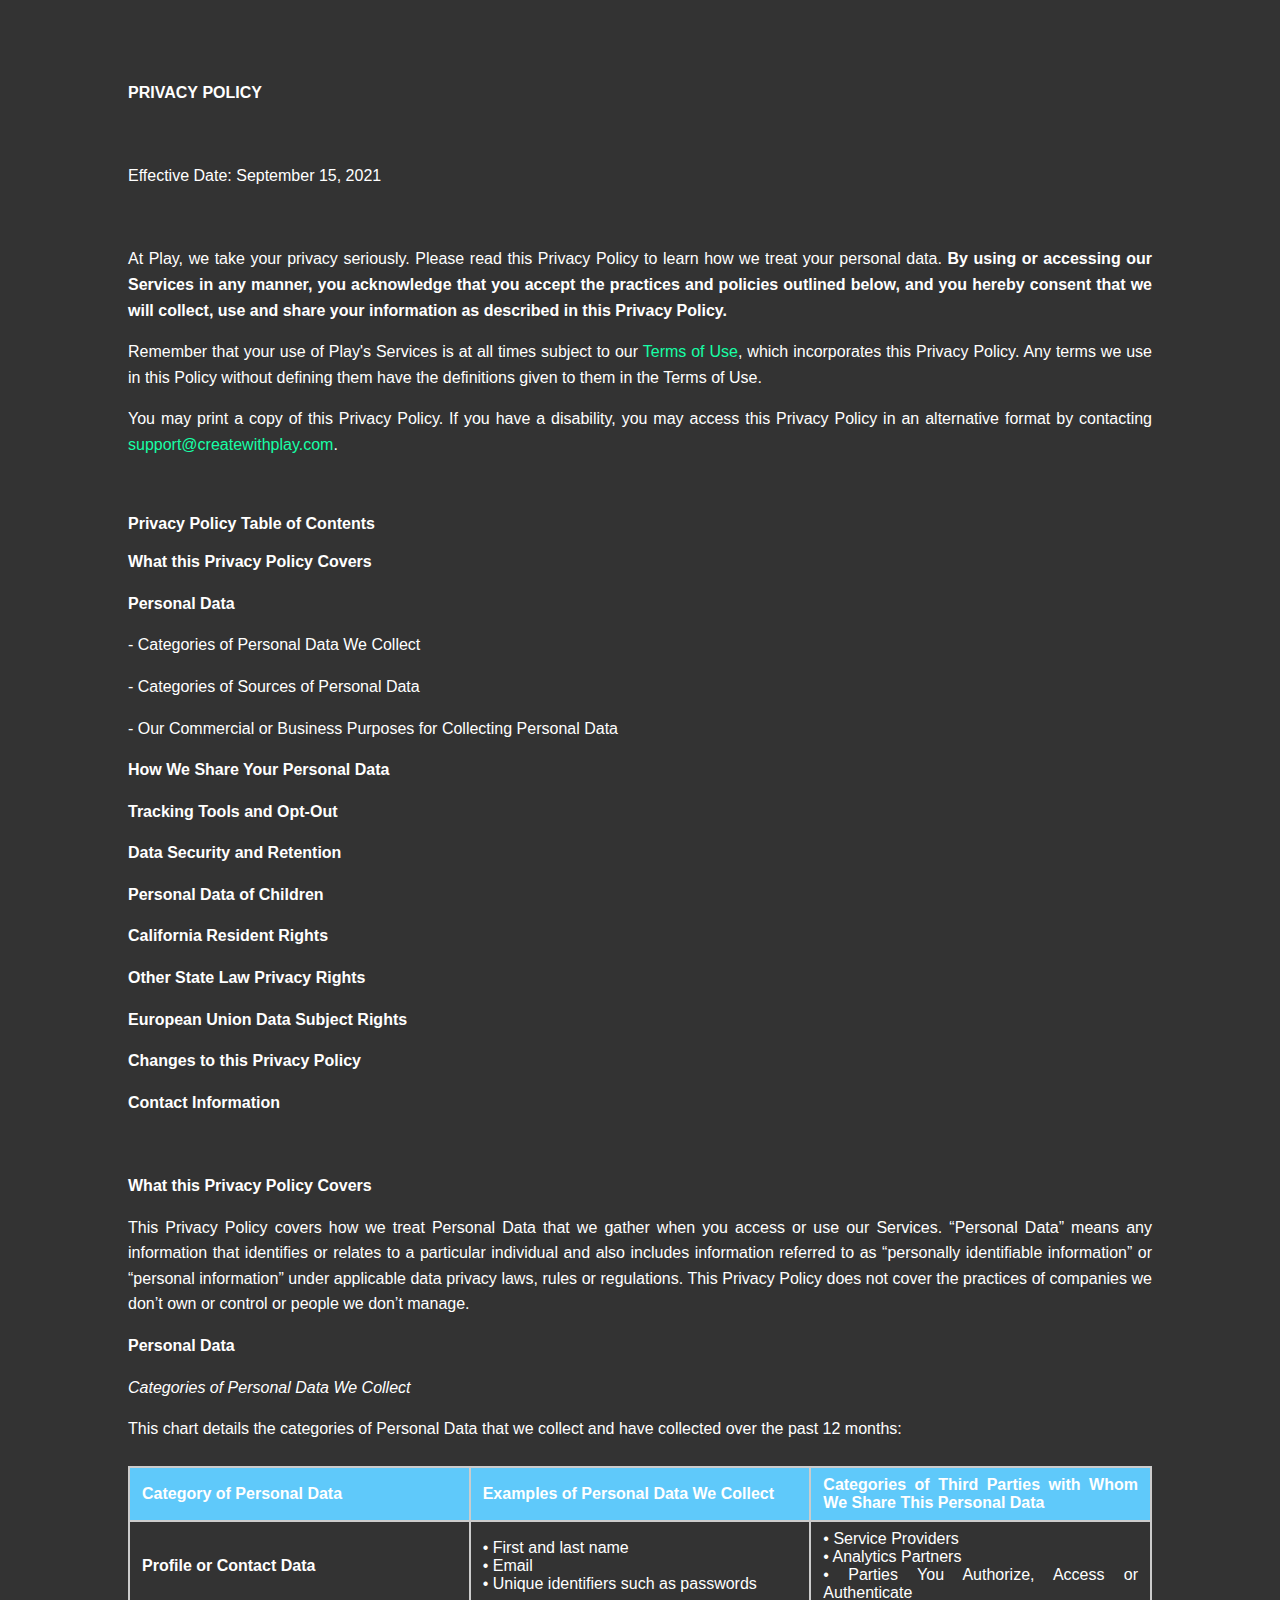
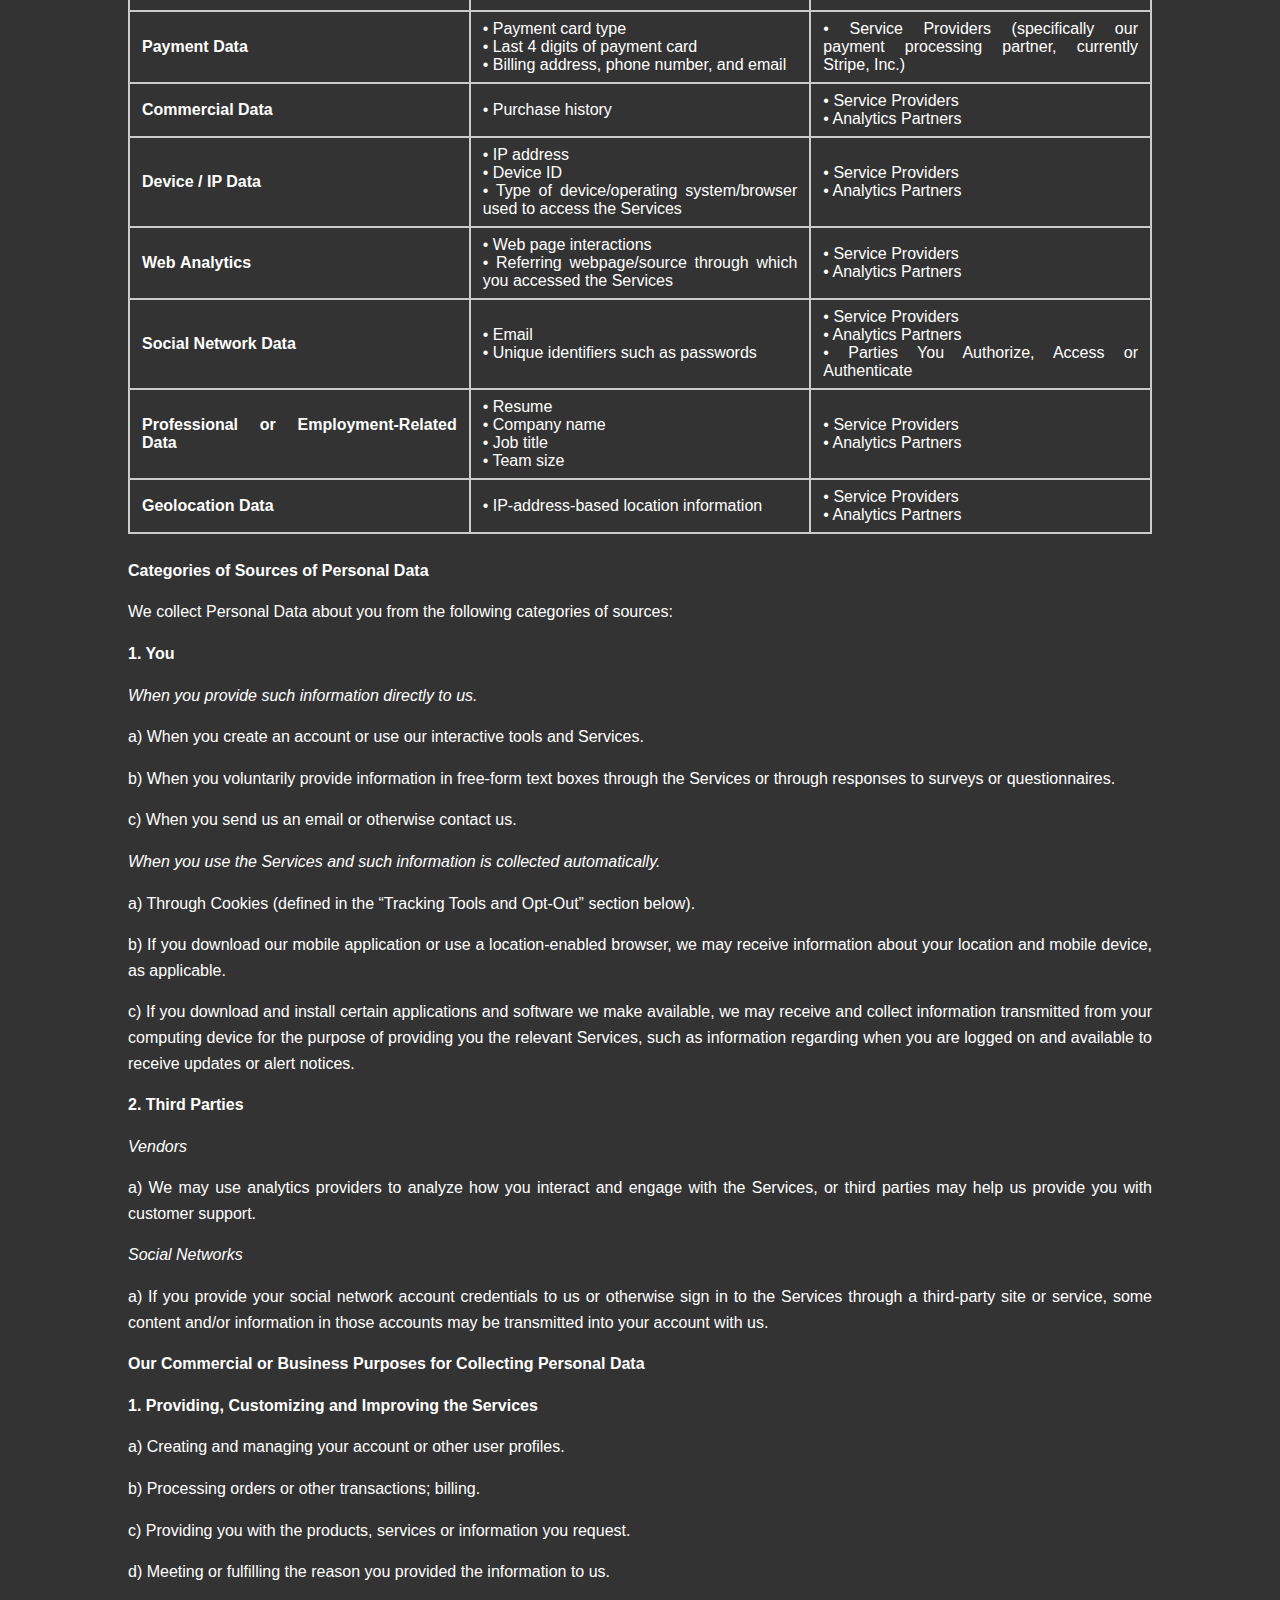
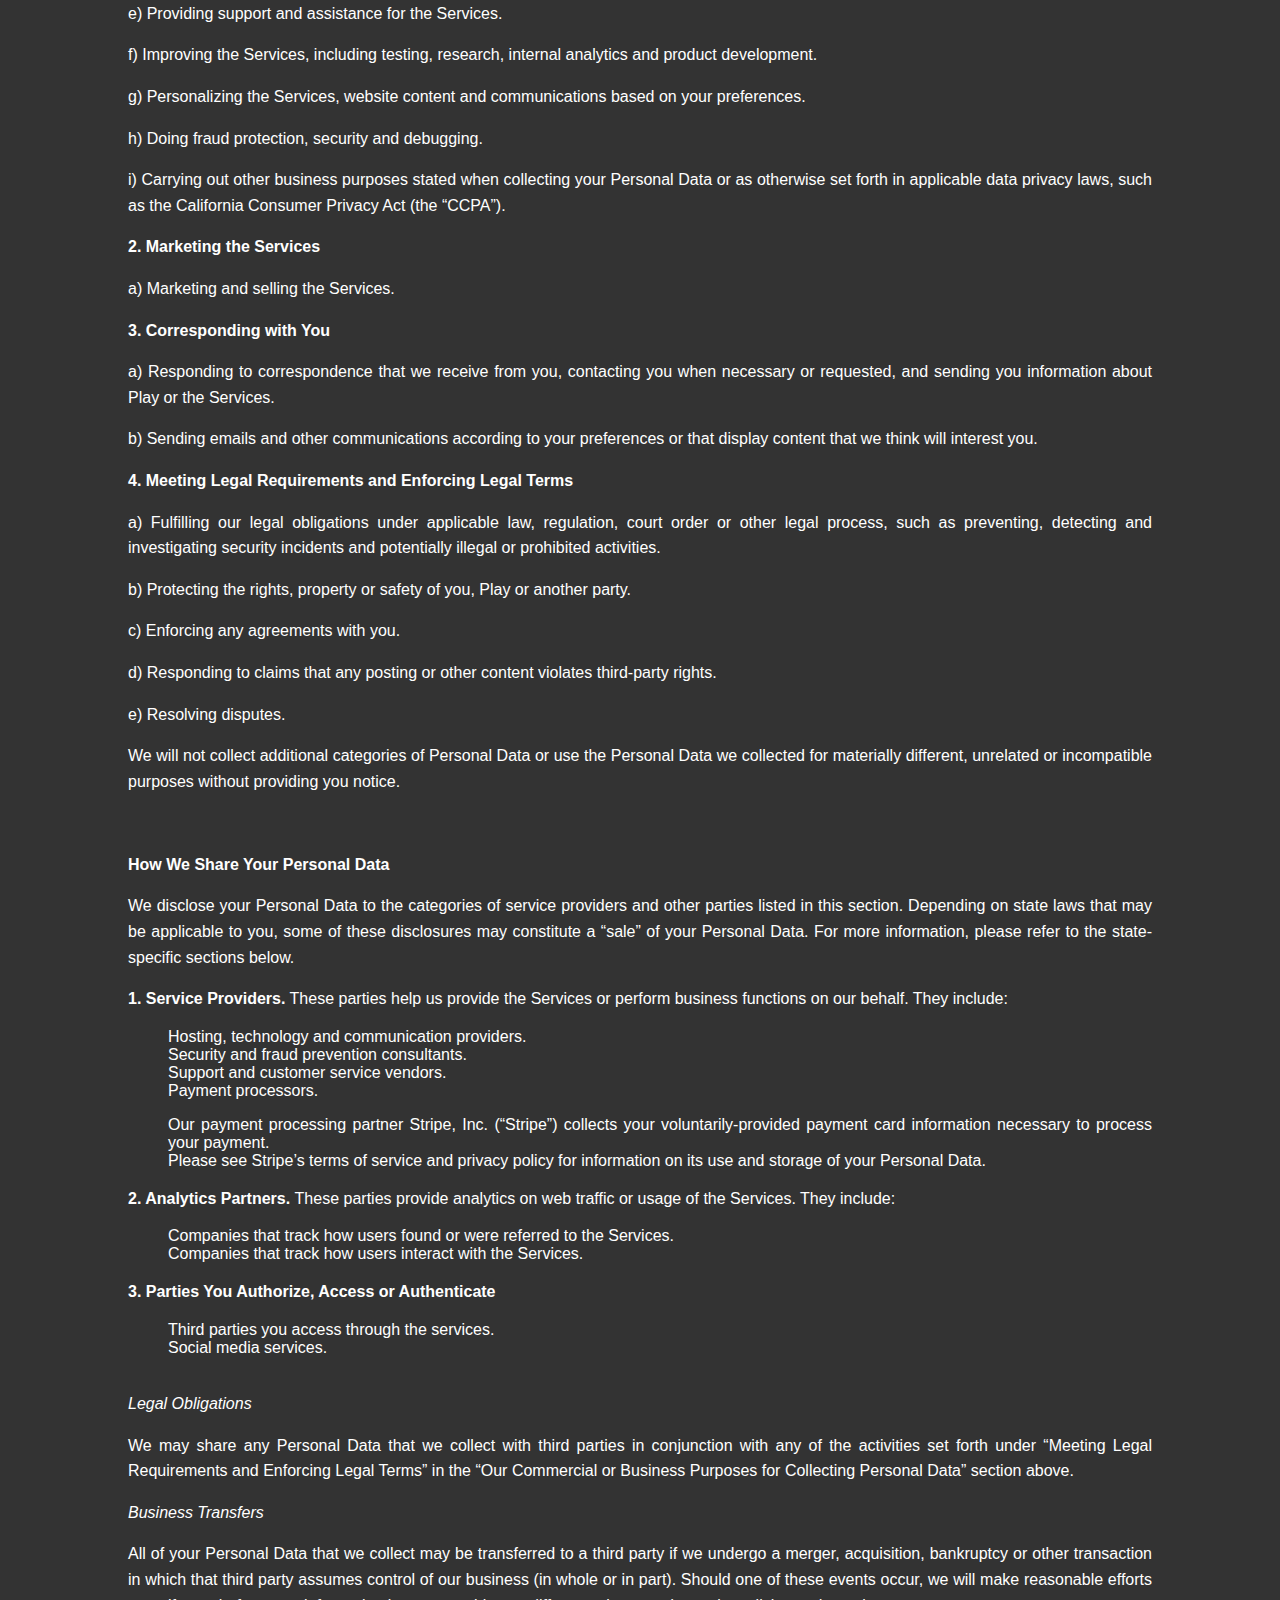
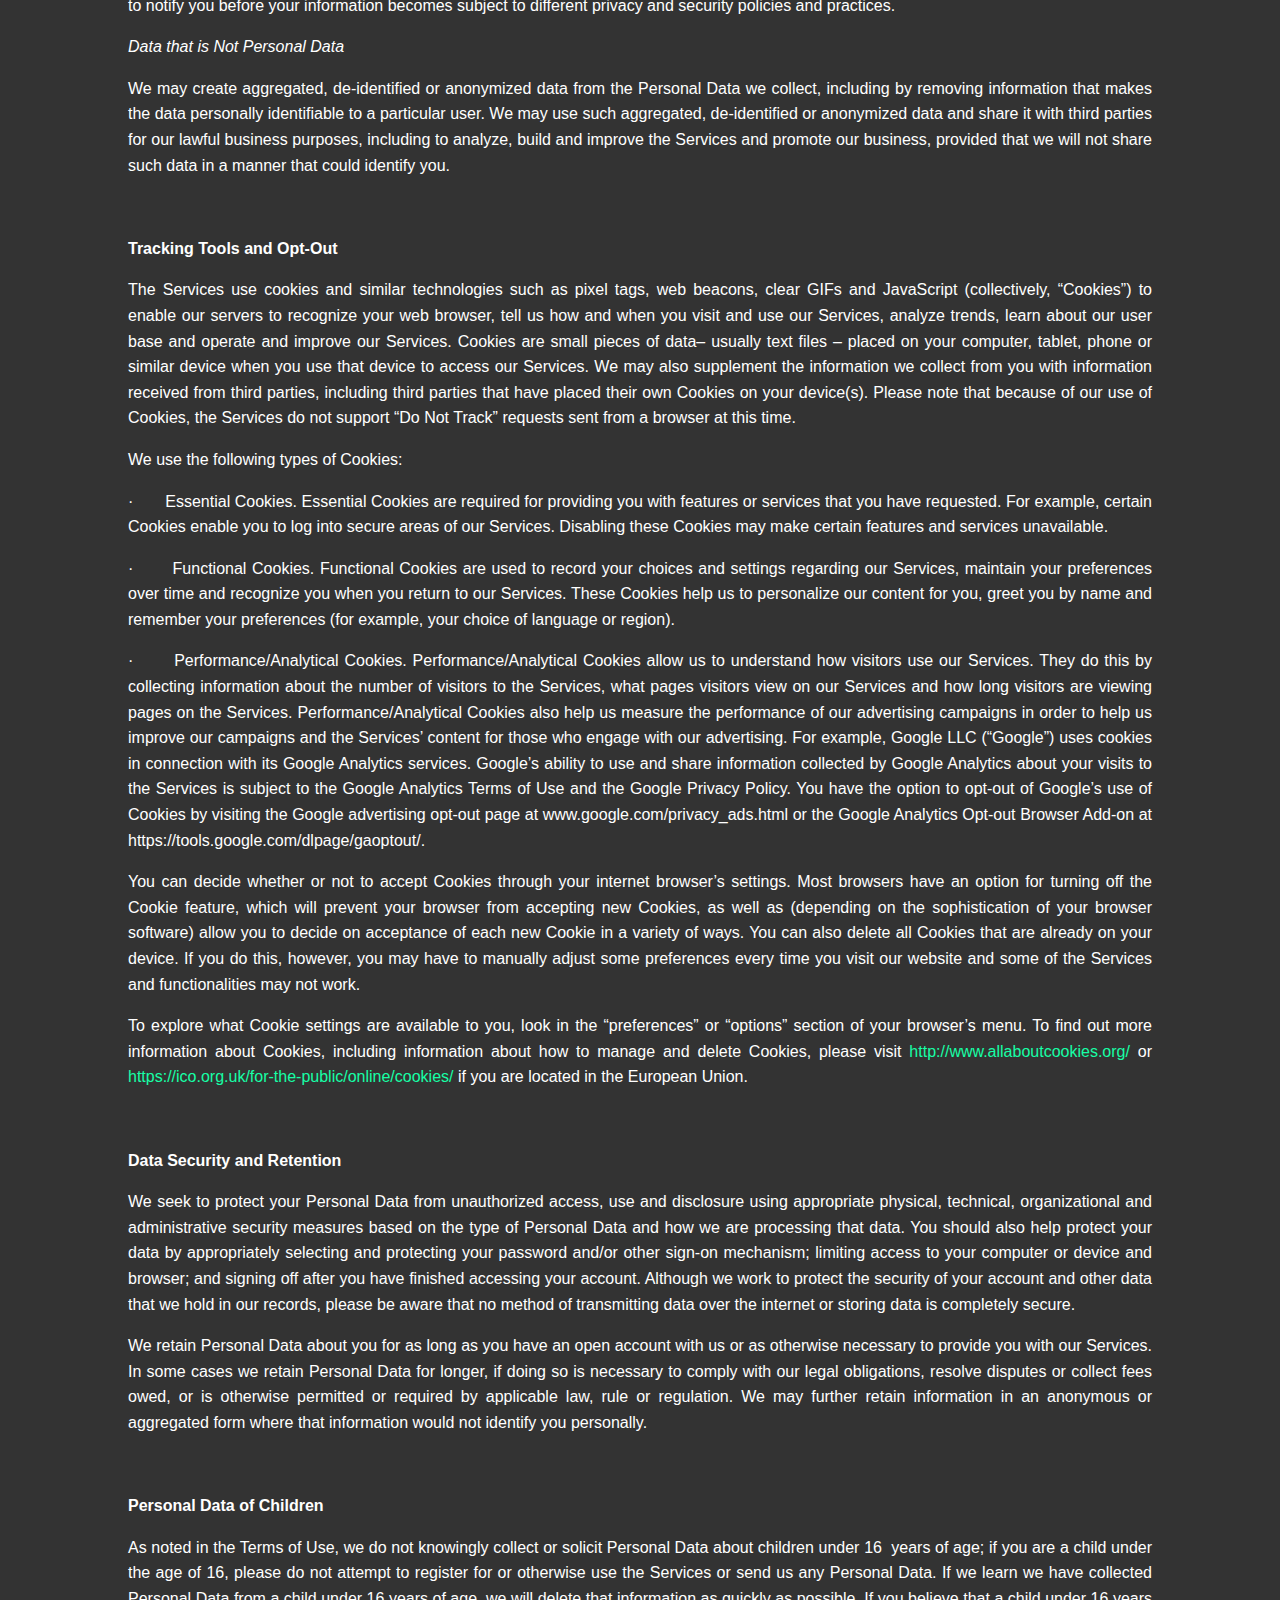
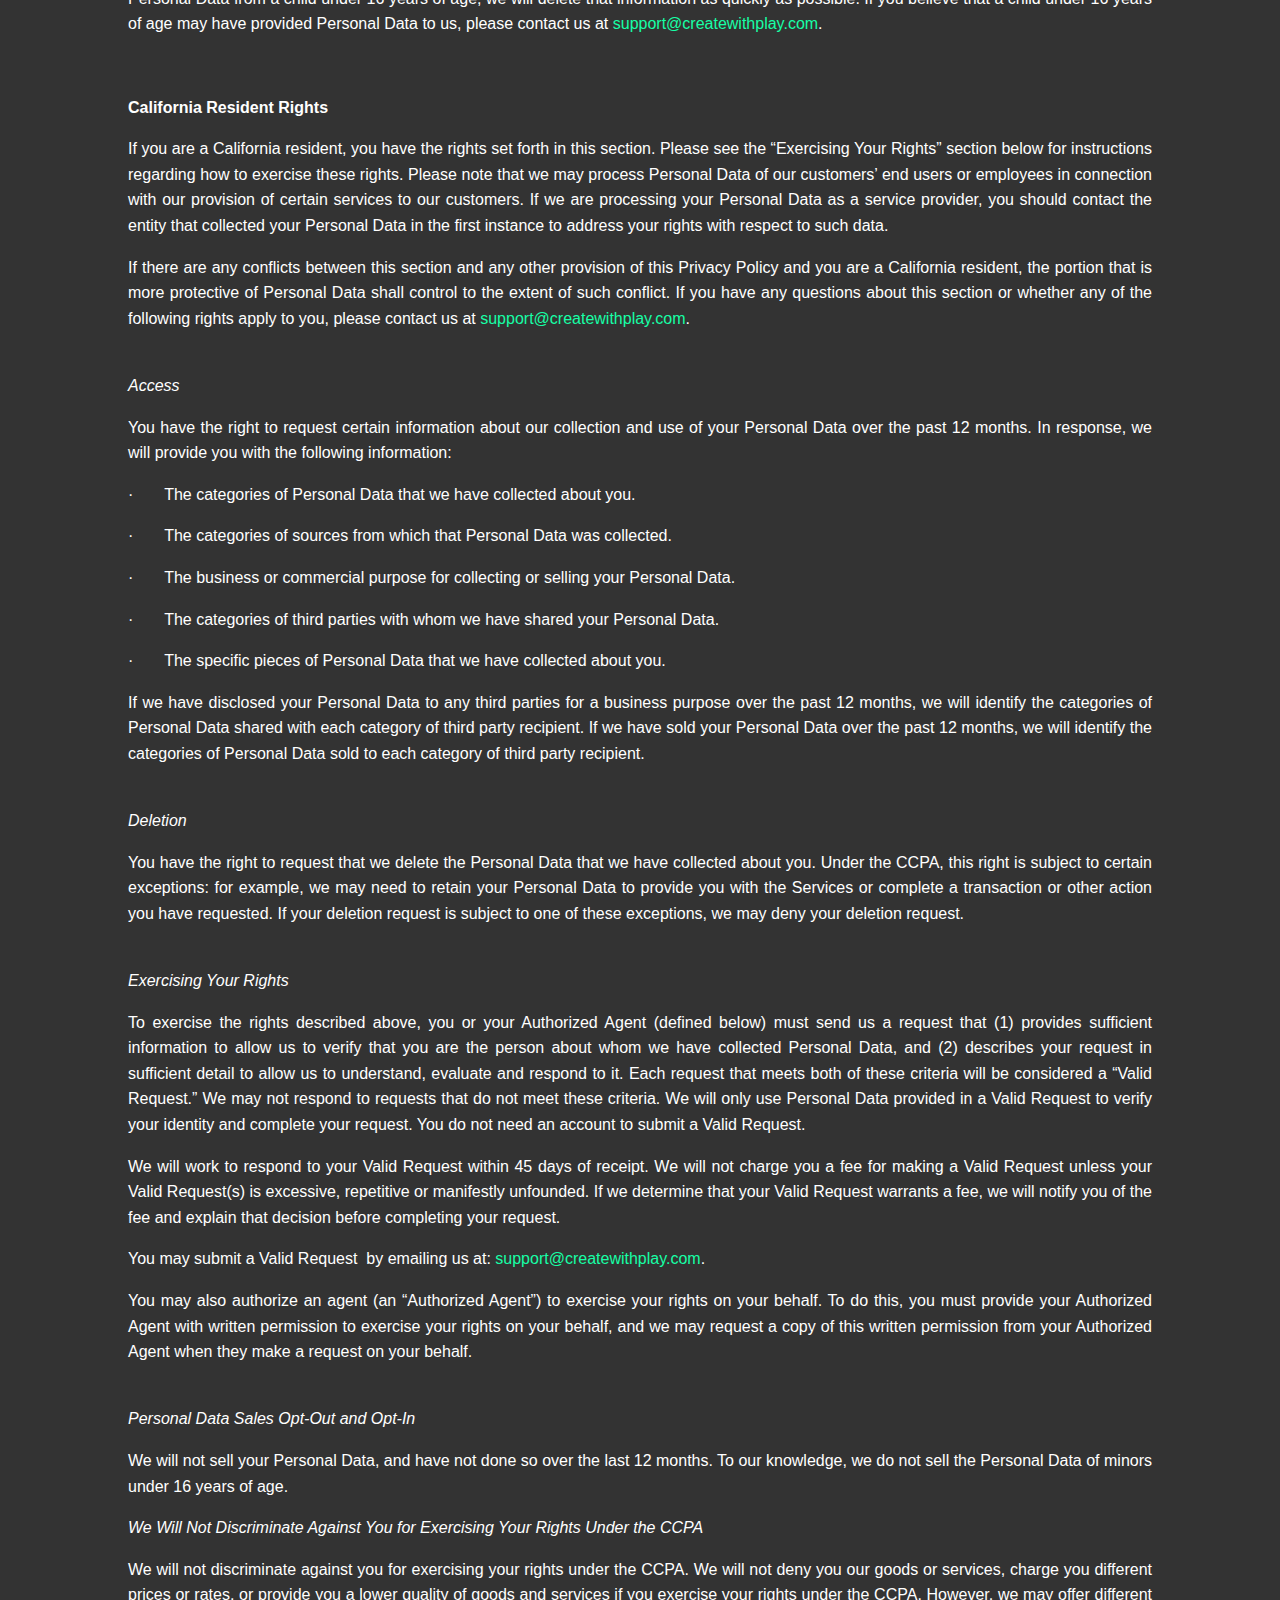
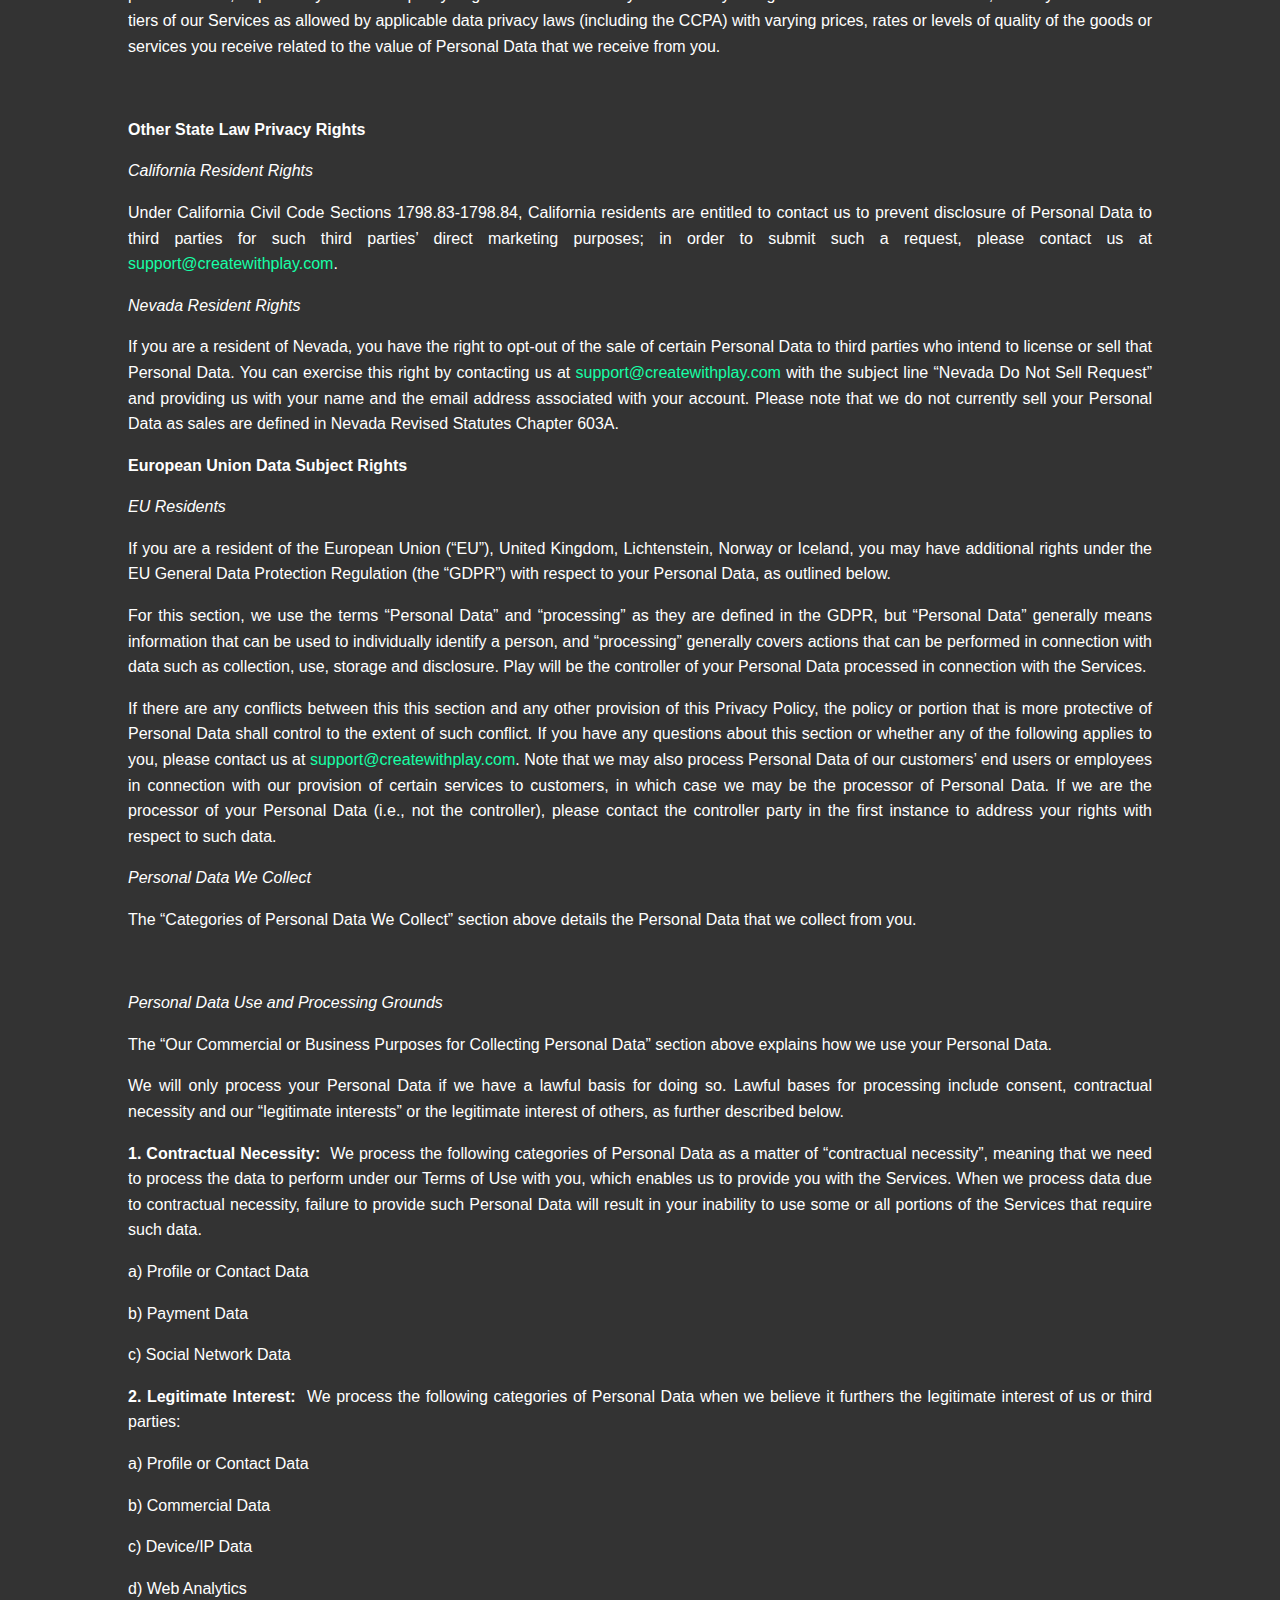
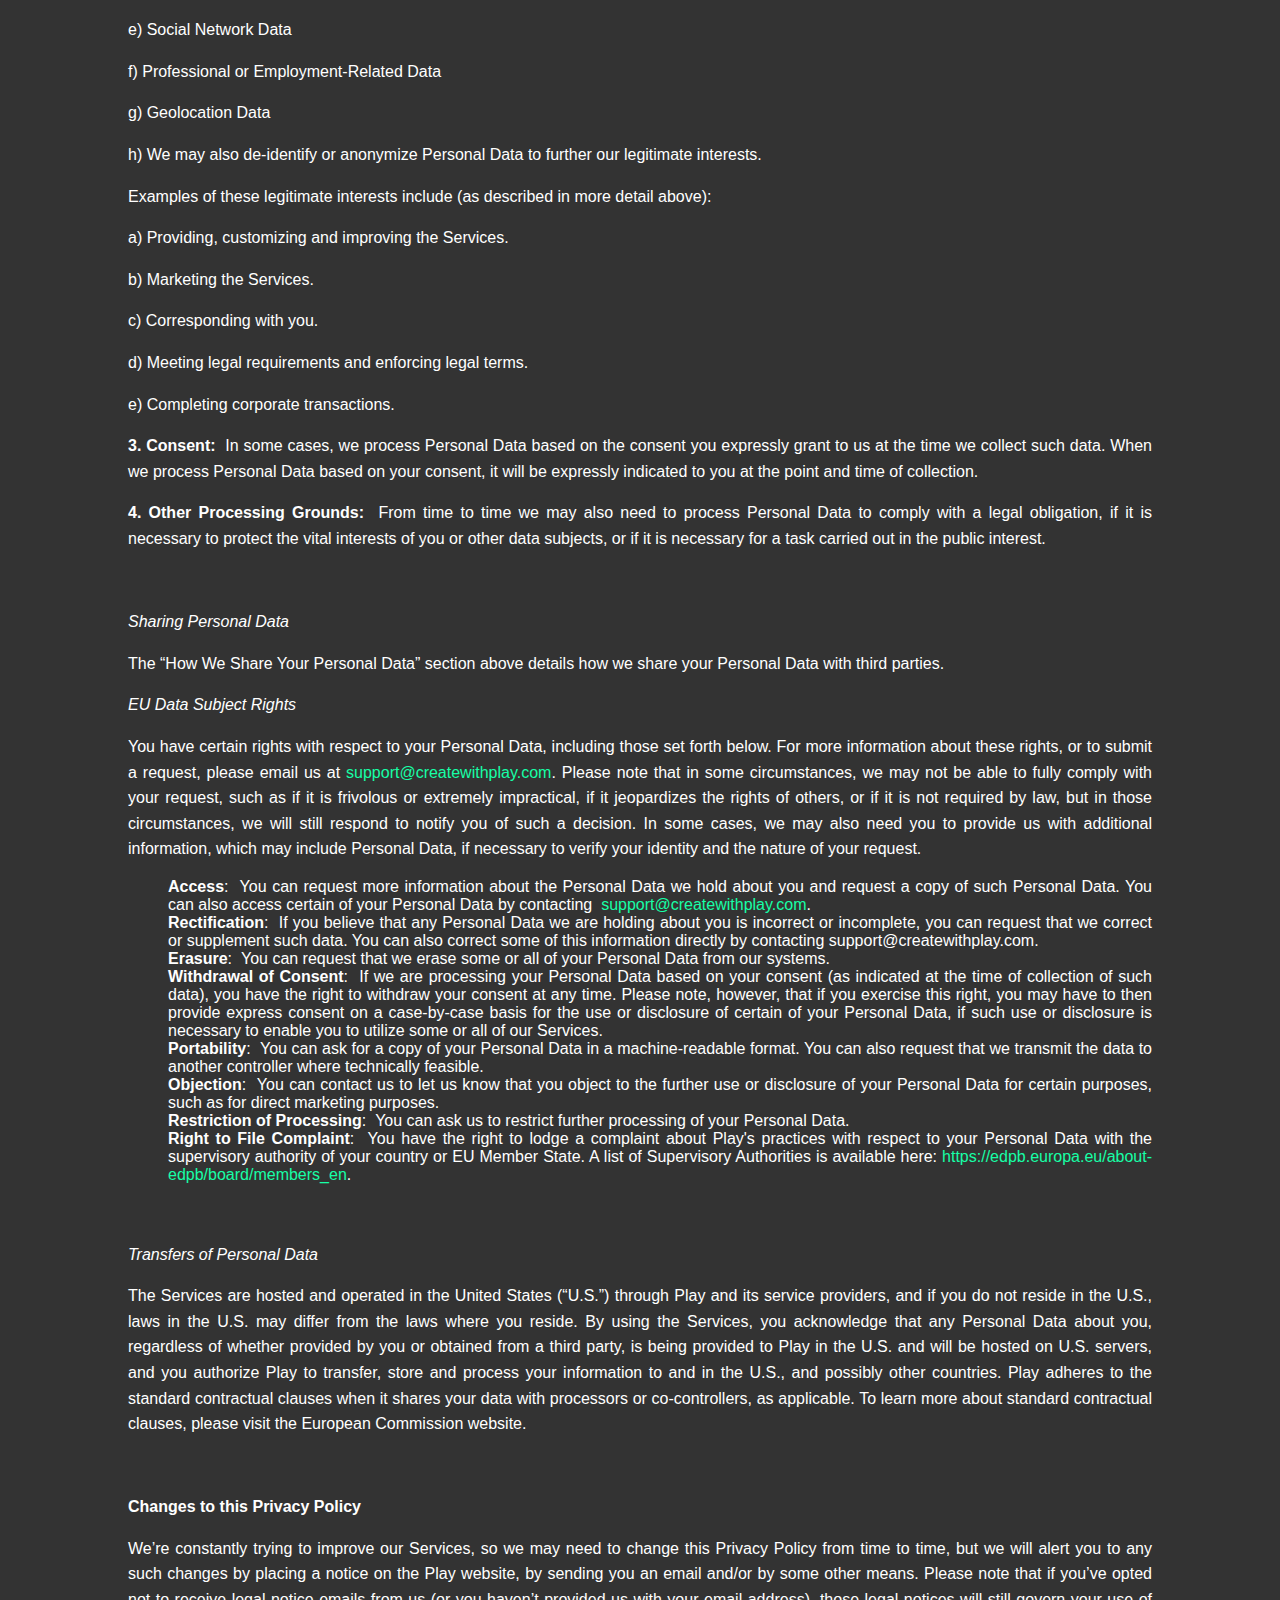
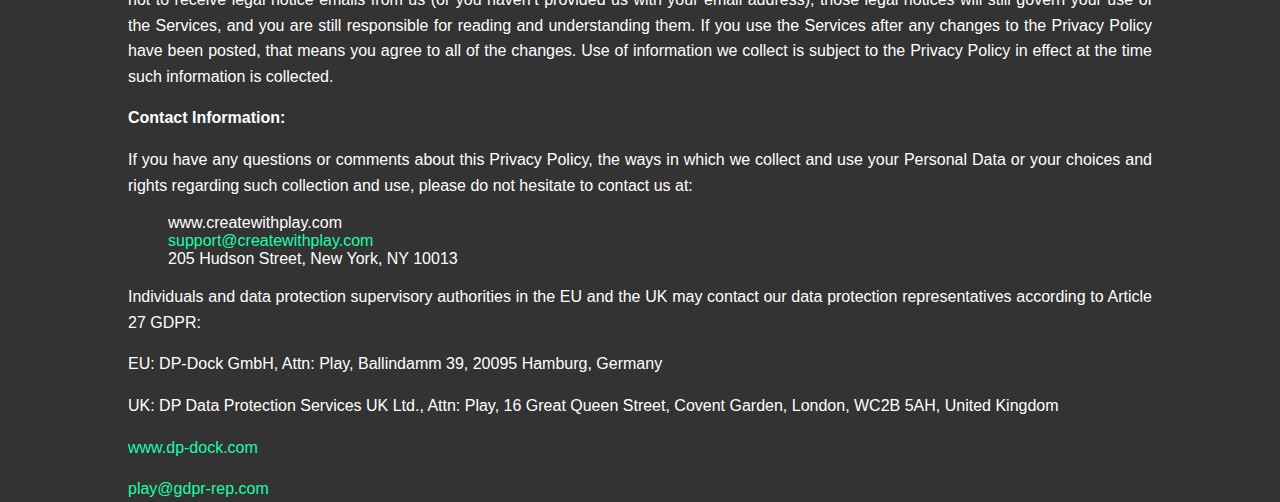
<file: pages/privacy.html>
<!DOCTYPE html>
<html lang="en">
<head>
    <meta charset="UTF-8">
    <meta http-equiv="X-UA-Compatible" content="IE=edge">
    <meta name="viewport" content="width=device-width, initial-scale=1.0">
    <title>The Farm Game - Privacy Policy</title>
    <link rel="stylesheet" href="../index.css">
    <link rel="stylesheet" href="terms.css">
</head>
<body>
    <div class="container-terms">
        <div class="w-container">
            <div class="div-block-26">
                <div href="" class="w-richtext">
                    <p><strong>PRIVACY&nbsp;POLICY</strong></p>
                    <p><br></p>
                    <p>Effective Date: September 15, 2021</p>
                    <p>‍</p>
                    <p>At Play, we take your privacy seriously. Please read this Privacy Policy to learn how we treat your
                        personal data. <strong>By using or accessing our Services in any manner, you acknowledge that you
                            accept the practices and policies outlined below, and you hereby consent that we will collect,
                            use and share your information as described in this Privacy Policy.</strong></p>
                    <p>Remember that your use of Play's Services is at all times subject to our <a
                            href="https://www.createwithplay.com/app-terms">Terms of Use</a>, which incorporates this
                        Privacy Policy. Any terms we use in this Policy without defining them have the definitions given to
                        them in the Terms of Use. </p>
                    <p>You may print a copy of this Privacy Policy. If you have a disability, you may access this Privacy
                        Policy in an alternative format by contacting <a
                            href="mailto:support@createwithplay.com">support@createwithplay.com</a>.</p>
                    <p>‍</p>
                    <h4><strong>Privacy Policy Table of Contents</strong></h4>
                    <p><strong>What this Privacy Policy Covers</strong></p>
                    <p><strong>Personal Data</strong></p>
                    <p>- Categories of Personal Data We Collect</p>
                    <p>- Categories of Sources of Personal Data</p>
                    <p>- Our Commercial or Business Purposes for Collecting Personal Data</p>
                    <p><strong>How We Share Your Personal Data</strong></p>
                    <p><strong>Tracking Tools and Opt-Out</strong></p>
                    <p><strong>Data Security and Retention</strong></p>
                    <p><strong>Personal Data of Children</strong></p>
                    <p><strong>California Resident Rights</strong></p>
                    <p><strong>Other State Law Privacy Rights</strong></p>
                    <p><strong>European Union Data Subject Rights</strong></p>
                    <p><strong>Changes to this Privacy Policy</strong></p>
                    <p><strong>Contact Information</strong></p>
                    <p>‍</p>
                    <p><strong>What this Privacy Policy Covers</strong></p>
                    <p>This Privacy Policy covers how we treat Personal Data that we gather when you access or use our
                        Services. “Personal Data” means any information that identifies or relates to a particular
                        individual and also includes information referred to as “personally identifiable information” or
                        “personal information” under applicable data privacy laws, rules or regulations. This Privacy Policy
                        does not cover the practices of companies we don’t own or control or people we don’t manage.</p>
                    <p><strong>Personal Data</strong></p>
                    <p><em>Categories of Personal Data We Collect</em></p>
                    <p>This chart details the categories of Personal Data that we collect and have collected over the past
                        12 months:</p>
                </div>
                <div class="w-layout-grid grid-3">
                    <div class="table-cell table-title">
                        <div class="table-text bold">Category of Personal Data</div>
                    </div>
                    <div class="table-cell table-title">
                        <div class="table-text bold">Examples of Personal Data We&nbsp;Collect</div>
                    </div>
                    <div class="table-cell table-title">
                        <div class="table-text bold">Categories of Third Parties with Whom We Share This Personal&nbsp;Data
                        </div>
                    </div>
                    <div class="table-cell">
                        <div class="table-text bold">Profile or Contact Data</div>
                    </div>
                    <div class="table-cell">
                        <div class="table-te">• First and last name<br>• Email<br>• Unique identifiers such as passwords
                        </div>
                    </div>
                    <div class="table-cell">
                        <div class="table-te">• Service Providers<br>• Analytics Partners<br>• Parties You Authorize, Access
                            or Authenticate</div>
                    </div>
                    <div class="table-cell">
                        <div class="table-text bold">Payment Data</div>
                    </div>
                    <div class="table-cell">
                        <div class="table-text">• Payment card type<br>• Last 4 digits of payment card<br>• Billing address,
                            phone number, and email</div>
                    </div>
                    <div class="table-cell">
                        <div class="table-text">• Service Providers (specifically our payment processing partner, currently
                            Stripe, Inc.)</div>
                    </div>
                    <div class="table-cell">
                        <div class="table-text bold">Commercial&nbsp;Data</div>
                    </div>
                    <div class="table-cell">
                        <div class="table-text">• Purchase history<br></div>
                    </div>
                    <div class="table-cell">
                        <div class="table-text">• Service Providers<br>• Analytics Partners</div>
                    </div>
                    <div class="table-cell">
                        <div class="table-text bold">Device / IP Data</div>
                    </div>
                    <div class="table-cell">
                        <div class="table-text">• IP address<br>• Device ID<br>• Type of device/operating system/browser
                            used to access the Services</div>
                    </div>
                    <div class="table-cell">
                        <div class="table-text">• Service Providers<br>• Analytics Partners</div>
                    </div>
                    <div class="table-cell">
                        <div class="table-text bold">Web&nbsp;Analytics</div>
                    </div>
                    <div class="table-cell">
                        <div class="table-text">• Web page interactions<br>• Referring webpage/source through which you
                            accessed the Services</div>
                    </div>
                    <div class="table-cell">
                        <div class="table-text">• Service Providers<br>• Analytics Partners</div>
                    </div>
                    <div class="table-cell">
                        <div class="table-text bold">Social Network&nbsp;Data</div>
                    </div>
                    <div class="table-cell">
                        <div class="table-text">• Email<br>• Unique identifiers such as passwords</div>
                    </div>
                    <div class="table-cell">
                        <div class="table-text">• Service Providers<br>• Analytics Partners<br>• Parties You Authorize,
                            Access or Authenticate</div>
                    </div>
                    <div class="table-cell">
                        <div class="table-text bold">Professional or Employment-Related Data</div>
                    </div>
                    <div class="table-cell">
                        <div class="table-text">• Resume<br>• Company name<br>• Job title<br>• Team size</div>
                    </div>
                    <div class="table-cell">
                        <div class="table-text">• Service Providers<br>• Analytics Partners</div>
                    </div>
                    <div class="table-cell">
                        <div class="table-text bold">Geolocation Data</div>
                    </div>
                    <div class="table-cell">
                        <div class="table-text">• IP-address-based location information<br></div>
                    </div>
                    <div class="table-cell">
                        <div class="table-text">• Service Providers<br>• Analytics Partners</div>
                    </div>
                </div>
                <div href="" class="w-richtext">
                    <p>‍<strong>Categories of Sources of Personal Data</strong></p>
                    <p>We collect Personal Data about you from the following categories of sources:</p>
                    <p><strong>1. You</strong></p>
                    <p><em>When you provide such information directly to us.</em></p>
                    <p>a) When you create an account or use our interactive tools and Services.</p>
                    <p>b) When you voluntarily provide information in free-form text boxes through the Services or through
                        responses to surveys or questionnaires.</p>
                    <p>c) When you send us an email or otherwise contact us. &nbsp;</p>
                    <p><em>When you use the Services and such information is collected automatically.</em></p>
                    <p>a) Through Cookies (defined in the “Tracking Tools and Opt-Out” section below).</p>
                    <p>b) If you download our mobile application or use a location-enabled browser, we may receive
                        information about your location and mobile device, as applicable.</p>
                    <p>c) If you download and install certain applications and software we make available, we may receive
                        and collect information transmitted from your computing device for the purpose of providing you the
                        relevant Services, such as information regarding when you are logged on and available to receive
                        updates or alert notices.</p>
                    <p><strong>2. Third Parties</strong></p>
                    <p><em>Vendors</em></p>
                    <p>a) We may use analytics providers to analyze how you interact and engage with the Services, or third
                        parties may help us provide you with customer support.</p>
                    <p><em>Social Networks </em></p>
                    <p>a) If you provide your social network account credentials to us or otherwise sign in to the Services
                        through a third-party site or service, some content and/or information in those accounts may be
                        transmitted into your account with us.</p>
                    <p><strong> </strong></p>
                    <p><strong>Our Commercial or Business Purposes for Collecting Personal Data</strong></p>
                    <p><strong>1. Providing, Customizing and Improving the Services</strong></p>
                    <p>a) Creating and managing your account or other user profiles.</p>
                    <p>b) Processing orders or other transactions; billing.</p>
                    <p>c) Providing you with the products, services or information you request.</p>
                    <p>d) Meeting or fulfilling the reason you provided the information to us.</p>
                    <p>e) Providing support and assistance for the Services.</p>
                    <p>f) Improving the Services, including testing, research, internal analytics and product development.
                    </p>
                    <p>g) Personalizing the Services, website content and communications based on your preferences.</p>
                    <p>h) Doing fraud protection, security and debugging.</p>
                    <p>i) Carrying out other business purposes stated when collecting your Personal Data or as otherwise set
                        forth in applicable data privacy laws, such as the California Consumer Privacy Act (the “CCPA”).</p>
                    <p><strong>2. Marketing the Services</strong></p>
                    <p>a) Marketing and selling the Services.</p>
                    <p><strong>3. Corresponding with You</strong></p>
                    <p>a) Responding to correspondence that we receive from you, contacting you when necessary or requested,
                        and sending you information about Play or the Services.</p>
                    <p>b) Sending emails and other communications according to your preferences or that display content that
                        we think will interest you.</p>
                    <p><strong>4. Meeting Legal Requirements and Enforcing Legal Terms</strong></p>
                    <p>a) Fulfilling our legal obligations under applicable law, regulation, court order or other legal
                        process, such as preventing, detecting and investigating security incidents and potentially illegal
                        or prohibited activities.</p>
                    <p>b) Protecting the rights, property or safety of you, Play or another party.</p>
                    <p>c) Enforcing any agreements with you.</p>
                    <p>d) Responding to claims that any posting or other content violates third-party rights.</p>
                    <p>e) Resolving disputes.</p>
                    <p>We will not collect additional categories of Personal Data or use the Personal Data we collected for
                        materially different, unrelated or incompatible purposes without providing you notice.</p>
                    <p>‍</p>
                    <p><strong>How We Share Your Personal Data</strong></p>
                    <p>We disclose your Personal Data to the categories of service providers and other parties listed in
                        this section. Depending on state laws that may be applicable to you, some of these disclosures may
                        constitute a “sale” of your Personal Data. For more information, please refer to the state-specific
                        sections below.</p>
                    <p><strong>1. Service Providers.</strong> These parties help us provide the Services or perform business
                        functions on our behalf. They include:</p>
                    <ul role="list">
                        <li>Hosting, technology and communication providers.</li>
                        <li>Security and fraud prevention consultants.</li>
                        <li>Support and customer service vendors.</li>
                        <li>Payment processors.</li>
                    </ul>
                    <ul role="list">
                        <li>Our payment processing partner Stripe, Inc. (“Stripe”) collects your voluntarily-provided
                            payment card information necessary to process your payment.</li>
                        <li>Please see Stripe’s terms of service and privacy policy for information on its use and storage
                            of your Personal Data.</li>
                    </ul>
                    <p><strong>2. Analytics Partners. </strong>These parties provide analytics on web traffic or usage of
                        the Services. They include:</p>
                    <ul role="list">
                        <li>Companies that track how users found or were referred to the Services.</li>
                        <li>Companies that track how users interact with the Services.</li>
                    </ul>
                    <p><strong>3. Parties You Authorize, Access or Authenticate</strong></p>
                    <ul role="list">
                        <li>Third parties you access through the services.</li>
                        <li>Social media services.<br>‍</li>
                    </ul>
                    <p><em>Legal Obligations</em></p>
                    <p>We may share any Personal Data that we collect with third parties in conjunction with any of the
                        activities set forth under “Meeting Legal Requirements and Enforcing Legal Terms” in the “Our
                        Commercial or Business Purposes for Collecting Personal Data” section above. </p>
                    <p> </p>
                    <p><em>Business Transfers</em> </p>
                    <p>All of your Personal Data that we collect may be transferred to a third party if we undergo a merger,
                        acquisition, bankruptcy or other transaction in which that third party assumes control of our
                        business (in whole or in part). Should one of these events occur, we will make reasonable efforts to
                        notify you before your information becomes subject to different privacy and security policies and
                        practices.</p>
                    <p> </p>
                    <p><em>Data that is Not Personal Data</em> </p>
                    <p>We may create aggregated, de-identified or anonymized data from the Personal Data we collect,
                        including by removing information that makes the data personally identifiable to a particular user.
                        We may use such aggregated, de-identified or anonymized data and share it with third parties for our
                        lawful business purposes, including to analyze, build and improve the Services and promote our
                        business, provided that we will not share such data in a manner that could identify you. &nbsp;</p>
                    <p>‍</p>
                    <p><strong>Tracking Tools and Opt-Out</strong></p>
                    <p>The Services use cookies and similar technologies such as pixel tags, web beacons, clear GIFs and
                        JavaScript (collectively, “Cookies”) to enable our servers to recognize your web browser, tell us
                        how and when you visit and use our Services, analyze trends, learn about our user base and operate
                        and improve our Services. Cookies are small pieces of data– usually text files – placed on your
                        computer, tablet, phone or similar device when you use that device to access our Services. We may
                        also supplement the information we collect from you with information received from third parties,
                        including third parties that have placed their own Cookies on your device(s). Please note that
                        because of our use of Cookies, the Services do not support “Do Not Track” requests sent from a
                        browser at this time.</p>
                    <p>We use the following types of Cookies:</p>
                    <p>· &nbsp; &nbsp; &nbsp; Essential Cookies. Essential Cookies are required for providing you with
                        features or services that you have requested. For example, certain Cookies enable you to log into
                        secure areas of our Services. Disabling these Cookies may make certain features and services
                        unavailable.</p>
                    <p>· &nbsp; &nbsp; &nbsp; Functional Cookies. Functional Cookies are used to record your choices and
                        settings regarding our Services, maintain your preferences over time and recognize you when you
                        return to our Services. These Cookies help us to personalize our content for you, greet you by name
                        and remember your preferences (for example, your choice of language or region).</p>
                    <p>· &nbsp; &nbsp; &nbsp; Performance/Analytical Cookies. Performance/Analytical Cookies allow us to
                        understand how visitors use our Services. They do this by collecting information about the number of
                        visitors to the Services, what pages visitors view on our Services and how long visitors are viewing
                        pages on the Services. Performance/Analytical Cookies also help us measure the performance of our
                        advertising campaigns in order to help us improve our campaigns and the Services’ content for those
                        who engage with our advertising. For example, Google LLC (“Google”) uses cookies in connection with
                        its Google Analytics services. Google’s ability to use and share information collected by Google
                        Analytics about your visits to the Services is subject to the Google Analytics Terms of Use and the
                        Google Privacy Policy. You have the option to opt-out of Google’s use of Cookies by visiting the
                        Google advertising opt-out page at www.google.com/privacy_ads.html or the Google Analytics Opt-out
                        Browser Add-on at https://tools.google.com/dlpage/gaoptout/.</p>
                    <p>You can decide whether or not to accept Cookies through your internet browser’s settings. Most
                        browsers have an option for turning off the Cookie feature, which will prevent your browser from
                        accepting new Cookies, as well as (depending on the sophistication of your browser software) allow
                        you to decide on acceptance of each new Cookie in a variety of ways. You can also delete all Cookies
                        that are already on your device. If you do this, however, you may have to manually adjust some
                        preferences every time you visit our website and some of the Services and functionalities may not
                        work. </p>
                    <p>To explore what Cookie settings are available to you, look in the “preferences” or “options” section
                        of your browser’s menu. To find out more information about Cookies, including information about how
                        to manage and delete Cookies, please visit <a
                            href="http://www.allaboutcookies.org/">http://www.allaboutcookies.org/</a> or <a
                            href="https://ico.org.uk/for-the-public/online/cookies/">https://ico.org.uk/for-the-public/online/cookies/</a>
                        if you are located in the European Union.</p>
                    <p>‍</p>
                    <p><strong>Data Security and Retention</strong></p>
                    <p>We seek to protect your Personal Data from unauthorized access, use and disclosure using appropriate
                        physical, technical, organizational and administrative security measures based on the type of
                        Personal Data and how we are processing that data. You should also help protect your data by
                        appropriately selecting and protecting your password and/or other sign-on mechanism; limiting access
                        to your computer or device and browser; and signing off after you have finished accessing your
                        account. Although we work to protect the security of your account and other data that we hold in our
                        records, please be aware that no method of transmitting data over the internet or storing data is
                        completely secure.</p>
                    <p>We retain Personal Data about you for as long as you have an open account with us or as otherwise
                        necessary to provide you with our Services. In some cases we retain Personal Data for longer, if
                        doing so is necessary to comply with our legal obligations, resolve disputes or collect fees owed,
                        or is otherwise permitted or required by applicable law, rule or regulation. We may further retain
                        information in an anonymous or aggregated form where that information would not identify you
                        personally.</p>
                    <p>‍</p>
                    <p><strong>Personal Data of Children</strong></p>
                    <p>As noted in the Terms of Use, we do not knowingly collect or solicit Personal Data about children
                        under 16 &nbsp;years of age; if you are a child under the age of 16, please do not attempt to
                        register for or otherwise use the Services or send us any Personal Data. If we learn we have
                        collected Personal Data from a child under 16 years of age, we will delete that information as
                        quickly as possible. If you believe that a child under 16 years of age may have provided Personal
                        Data to us, please contact us at <a
                            href="mailto:support@createwithplay.com">support@createwithplay.com</a>.</p>
                    <p>‍</p>
                    <p><strong>California Resident Rights</strong></p>
                    <p>If you are a California resident, you have the rights set forth in this section. Please see the
                        “Exercising Your Rights” section below for instructions regarding how to exercise these rights.
                        Please note that we may process Personal Data of our customers’ end users or employees in connection
                        with our provision of certain services to our customers. If we are processing your Personal Data as
                        a service provider, you should contact the entity that collected your Personal Data in the first
                        instance to address your rights with respect to such data.</p>
                    <p>If there are any conflicts between this section and any other provision of this Privacy Policy and
                        you are a California resident, the portion that is more protective of Personal Data shall control to
                        the extent of such conflict. If you have any questions about this section or whether any of the
                        following rights apply to you, please contact us at <a
                            href="mailto:support@createwithplay.com">support@createwithplay.com</a>.<br>‍</p>
                    <p><em>Access</em></p>
                    <p>You have the right to request certain information about our collection and use of your Personal Data
                        over the past 12 months. In response, we will provide you with the following information:</p>
                    <p>· &nbsp; &nbsp; &nbsp; The categories of Personal Data that we have collected about you.</p>
                    <p>· &nbsp; &nbsp; &nbsp; The categories of sources from which that Personal Data was collected.</p>
                    <p>· &nbsp; &nbsp; &nbsp; The business or commercial purpose for collecting or selling your Personal
                        Data.</p>
                    <p>· &nbsp; &nbsp; &nbsp; The categories of third parties with whom we have shared your Personal Data.
                    </p>
                    <p>· &nbsp; &nbsp; &nbsp; The specific pieces of Personal Data that we have collected about you.</p>
                    <p> </p>
                    <p>If we have disclosed your Personal Data to any third parties for a business purpose over the past 12
                        months, we will identify the categories of Personal Data shared with each category of third party
                        recipient. If we have sold your Personal Data over the past 12 months, we will identify the
                        categories of Personal Data sold to each category of third party recipient.<br>‍</p>
                    <p><em>Deletion</em></p>
                    <p>You have the right to request that we delete the Personal Data that we have collected about you.
                        Under the CCPA, this right is subject to certain exceptions: for example, we may need to retain your
                        Personal Data to provide you with the Services or complete a transaction or other action you have
                        requested. If your deletion request is subject to one of these exceptions, we may deny your deletion
                        request. <br>‍</p>
                    <p><em>Exercising Your Rights</em></p>
                    <p>To exercise the rights described above, you or your Authorized Agent (defined below) must send us a
                        request that (1) provides sufficient information to allow us to verify that you are the person about
                        whom we have collected Personal Data, and (2) describes your request in sufficient detail to allow
                        us to understand, evaluate and respond to it. Each request that meets both of these criteria will be
                        considered a “Valid Request.” We may not respond to requests that do not meet these criteria. We
                        will only use Personal Data provided in a Valid Request to verify your identity and complete your
                        request. You do not need an account to submit a Valid Request.</p>
                    <p>We will work to respond to your Valid Request within 45 days of receipt. We will not charge you a fee
                        for making a Valid Request unless your Valid Request(s) is excessive, repetitive or manifestly
                        unfounded. If we determine that your Valid Request warrants a fee, we will notify you of the fee and
                        explain that decision before completing your request.</p>
                    <p>You may submit a Valid Request &nbsp;by emailing us at: <a
                            href="mailto:support@createwithplay.com">support@createwithplay.com</a>.</p>
                    <p>You may also authorize an agent (an “Authorized Agent”) to exercise your rights on your behalf. To do
                        this, you must provide your Authorized Agent with written permission to exercise your rights on your
                        behalf, and we may request a copy of this written permission from your Authorized Agent when they
                        make a request on your behalf.<br>‍</p>
                    <p><em>Personal Data Sales Opt-Out and Opt-In</em></p>
                    <p>We will not sell your Personal Data, and have not done so over the last 12 months. To our knowledge,
                        we do not sell the Personal Data of minors under 16 years of age.</p>
                    <p><em>We Will Not Discriminate Against You for Exercising Your Rights Under the CCPA</em></p>
                    <p>We will not discriminate against you for exercising your rights under the CCPA. We will not deny you
                        our goods or services, charge you different prices or rates, or provide you a lower quality of goods
                        and services if you exercise your rights under the CCPA. However, we may offer different tiers of
                        our Services as allowed by applicable data privacy laws (including the CCPA) with varying prices,
                        rates or levels of quality of the goods or services you receive related to the value of Personal
                        Data that we receive from you.</p>
                    <p>‍</p>
                    <p><strong>Other State Law Privacy Rights</strong></p>
                    <p><em>California Resident Rights</em></p>
                    <p>Under California Civil Code Sections 1798.83-1798.84, California residents are entitled to contact us
                        to prevent disclosure of Personal Data to third parties for such third parties’ direct marketing
                        purposes; in order to submit such a request, please contact us at <a
                            href="mailto:support@createwithplay.com">support@createwithplay.com</a>. </p>
                    <p><em>Nevada Resident Rights</em></p>
                    <p>If you are a resident of Nevada, you have the right to opt-out of the sale of certain Personal Data
                        to third parties who intend to license or sell that Personal Data. You can exercise this right by
                        contacting us at <a href="mailto:support@createwithplay.com">support@createwithplay.com</a> with the
                        subject line “Nevada Do Not Sell Request” and providing us with your name and the email address
                        associated with your account. Please note that we do not currently sell your Personal Data as sales
                        are defined in Nevada Revised Statutes Chapter 603A.</p>
                    <p><strong>European Union Data Subject Rights</strong></p>
                    <p><em>EU Residents</em></p>
                    <p>If you are a resident of the European Union (“EU”), United Kingdom, Lichtenstein, Norway or Iceland,
                        you may have additional rights under the EU General Data Protection Regulation (the “GDPR”) with
                        respect to your Personal Data, as outlined below. &nbsp;</p>
                    <p>For this section, we use the terms “Personal Data” and “processing” as they are defined in the GDPR,
                        but “Personal Data” generally means information that can be used to individually identify a person,
                        and “processing” generally covers actions that can be performed in connection with data such as
                        collection, use, storage and disclosure. Play will be the controller of your Personal Data processed
                        in connection with the Services.</p>
                    <p>If there are any conflicts between this this section and any other provision of this Privacy Policy,
                        the policy or portion that is more protective of Personal Data shall control to the extent of such
                        conflict. If you have any questions about this section or whether any of the following applies to
                        you, please contact us at <a
                            href="mailto:support@createwithplay.com">support@createwithplay.com</a>. Note that we may also
                        process Personal Data of our customers’ end users or employees in connection with our provision of
                        certain services to customers, in which case we may be the processor of Personal Data. If we are the
                        processor of your Personal Data (i.e., not the controller), please contact the controller party in
                        the first instance to address your rights with respect to such data.</p>
                    <p><em>Personal Data We Collect</em></p>
                    <p>The “Categories of Personal Data We Collect” section above details the Personal Data that we collect
                        from you.</p>
                    <p>‍</p>
                    <p><em>Personal Data Use and Processing Grounds</em></p>
                    <p>The “Our Commercial or Business Purposes for Collecting Personal Data” section above explains how we
                        use your Personal Data.</p>
                    <p>We will only process your Personal Data if we have a lawful basis for doing so. Lawful bases for
                        processing include consent, contractual necessity and our “legitimate interests” or the legitimate
                        interest of others, as further described below.</p>
                    <p><strong>1. Contractual Necessity:</strong> &nbsp;We process the following categories of Personal Data
                        as a matter of “contractual necessity”, meaning that we need to process the data to perform under
                        our Terms of Use with you, which enables us to provide you with the Services. When we process data
                        due to contractual necessity, failure to provide such Personal Data will result in your inability to
                        use some or all portions of the Services that require such data. </p>
                    <p>a) Profile or Contact Data</p>
                    <p>b) Payment Data</p>
                    <p>c) Social Network Data</p>
                    <p><strong>2. Legitimate Interest:</strong> &nbsp;We process the following categories of Personal Data
                        when we believe it furthers the legitimate interest of us or third parties: </p>
                    <p>a) Profile or Contact Data</p>
                    <p>b) Commercial Data</p>
                    <p>c) Device/IP Data</p>
                    <p>d) Web Analytics</p>
                    <p>e) Social Network Data</p>
                    <p>f) Professional or Employment-Related Data</p>
                    <p>g) Geolocation Data</p>
                    <p>h) We may also de-identify or anonymize Personal Data to further our legitimate interests. </p>
                    <p>Examples of these legitimate interests include (as described in more detail above):</p>
                    <p>a) Providing, customizing and improving the Services.</p>
                    <p>b) Marketing the Services.</p>
                    <p>c) Corresponding with you.</p>
                    <p>d) Meeting legal requirements and enforcing legal terms.</p>
                    <p>e) Completing corporate transactions.</p>
                    <p><strong>3. Consent:</strong> &nbsp;In some cases, we process Personal Data based on the consent you
                        expressly grant to us at the time we collect such data. When we process Personal Data based on your
                        consent, it will be expressly indicated to you at the point and time of collection. </p>
                    <p><strong>4. Other Processing Grounds:</strong> &nbsp;From time to time we may also need to process
                        Personal Data to comply with a legal obligation, if it is necessary to protect the vital interests
                        of you or other data subjects, or if it is necessary for a task carried out in the public interest.
                    </p>
                    <p>‍</p>
                    <p><em>Sharing Personal Data</em></p>
                    <p>The “How We Share Your Personal Data” section above details how we share your Personal Data with
                        third parties.</p>
                    <p><em>EU Data Subject Rights</em></p>
                    <p>You have certain rights with respect to your Personal Data, including those set forth below. For more
                        information about these rights, or to submit a request, please email us at <a
                            href="mailto:support@createwithplay.com">support@createwithplay.com</a>. Please note that in
                        some circumstances, we may not be able to fully comply with your request, such as if it is frivolous
                        or extremely impractical, if it jeopardizes the rights of others, or if it is not required by law,
                        but in those circumstances, we will still respond to notify you of such a decision. In some cases,
                        we may also need you to provide us with additional information, which may include Personal Data, if
                        necessary to verify your identity and the nature of your request. </p>
                    <ul role="list">
                        <li><strong>Access</strong>: &nbsp;You can request more information about the Personal Data we hold
                            about you and request a copy of such Personal Data. You can also access certain of your Personal
                            Data by contacting &nbsp;<a
                                href="mailto:support@createwithplay.com">support@createwithplay.com</a>.</li>
                        <li><strong>Rectification</strong>: &nbsp;If you believe that any Personal Data we are holding about
                            you is incorrect or incomplete, you can request that we correct or supplement such data. You can
                            also correct some of this information directly by contacting support@createwithplay.com.</li>
                        <li><strong>Erasure</strong>: &nbsp;You can request that we erase some or all of your Personal Data
                            from our systems. &nbsp;</li>
                        <li><strong>Withdrawal of Consent</strong>: &nbsp;If we are processing your Personal Data based on
                            your consent (as indicated at the time of collection of such data), you have the right to
                            withdraw your consent at any time. Please note, however, that if you exercise this right, you
                            may have to then provide express consent on a case-by-case basis for the use or disclosure of
                            certain of your Personal Data, if such use or disclosure is necessary to enable you to utilize
                            some or all of our Services. </li>
                        <li><strong>Portability</strong>: &nbsp;You can ask for a copy of your Personal Data in a
                            machine-readable format. You can also request that we transmit the data to another controller
                            where technically feasible.</li>
                        <li><strong>Objection</strong>: &nbsp;You can contact us to let us know that you object to the
                            further use or disclosure of your Personal Data for certain purposes, such as for direct
                            marketing purposes. </li>
                        <li><strong>Restriction of Processing</strong>: &nbsp;You can ask us to restrict further processing
                            of your Personal Data.</li>
                        <li><strong>Right to File Complaint</strong>: &nbsp;You have the right to lodge a complaint about
                            Play's practices with respect to your Personal Data with the supervisory authority of your
                            country or EU Member State. A list of Supervisory Authorities is available here: <a
                                href="https://edpb.europa.eu/about-edpb/board/members_en">https://edpb.europa.eu/about-edpb/board/members_en</a>.
                        </li>
                    </ul>
                    <p>‍</p>
                    <p><em>Transfers of Personal Data</em></p>
                    <p>The Services are hosted and operated in the United States (“U.S.”) through Play and its service
                        providers, and if you do not reside in the U.S., laws in the U.S. may differ from the laws where you
                        reside. By using the Services, you acknowledge that any Personal Data about you, regardless of
                        whether provided by you or obtained from a third party, is being provided to Play in the U.S. and
                        will be hosted on U.S. servers, and you authorize Play to transfer, store and process your
                        information to and in the U.S., and possibly other countries. Play adheres to the standard
                        contractual clauses when it shares your data with processors or co-controllers, as applicable. To
                        learn more about standard contractual clauses, please visit the European Commission website.</p>
                    <p>‍</p>
                    <p><strong>Changes to this Privacy Policy</strong></p>
                    <p>We’re constantly trying to improve our Services, so we may need to change this Privacy Policy from
                        time to time, but we will alert you to any such changes by placing a notice on the Play website, by
                        sending you an email and/or by some other means. Please note that if you’ve opted not to receive
                        legal notice emails from us (or you haven’t provided us with your email address), those legal
                        notices will still govern your use of the Services, and you are still responsible for reading and
                        understanding them. If you use the Services after any changes to the Privacy Policy have been
                        posted, that means you agree to all of the changes. Use of information we collect is subject to the
                        Privacy Policy in effect at the time such information is collected.</p>
                    <p><strong>Contact Information:</strong></p>
                    <p>If you have any questions or comments about this Privacy Policy, the ways in which we collect and use
                        your Personal Data or your choices and rights regarding such collection and use, please do not
                        hesitate to contact us at:</p>
                    <ul role="list">
                        <li>www.createwithplay.com</li>
                        <li><a href="mailto:support@createwithplay.com">support@createwithplay.com</a></li>
                        <li>205 Hudson Street, New York, NY 10013</li>
                    </ul>
                    <p> </p>
                    <p>Individuals and data protection supervisory authorities in the EU and the UK may contact our data
                        protection representatives according to Article 27 GDPR:</p>
                    <p>EU: DP-Dock GmbH, Attn: Play, Ballindamm 39, 20095 Hamburg, Germany</p>
                    <p>UK: DP Data Protection Services UK Ltd., Attn: Play, 16 Great Queen Street, Covent Garden, London,
                        WC2B 5AH, United Kingdom</p>
                    <p><a href="http://www.dp-dock.com/" target="_blank">www.dp-dock.com</a></p>
                    <p><a href="mailto:play@gdpr-rep.com">play@gdpr-rep.com</a>‍<br></p>
                </div>
            </div>
        </div>
    </div>
</body>
</html>
</file>
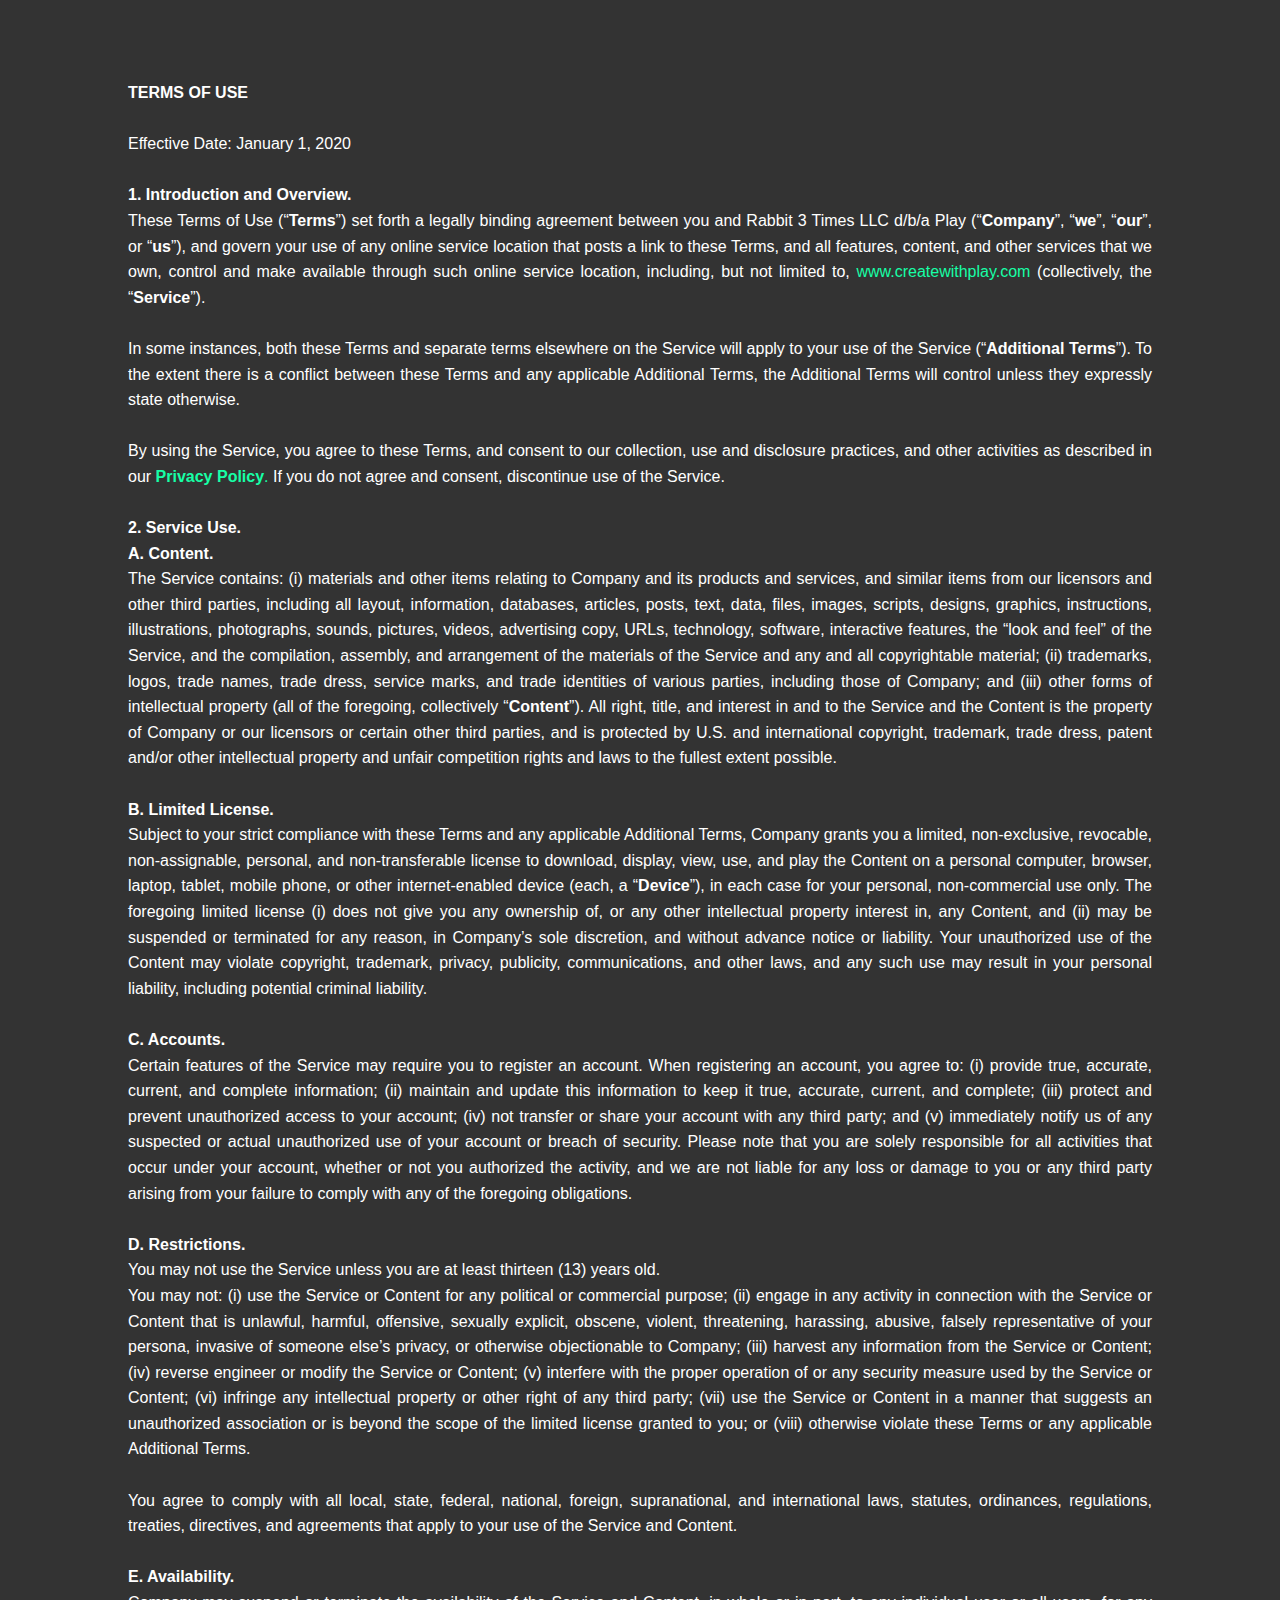
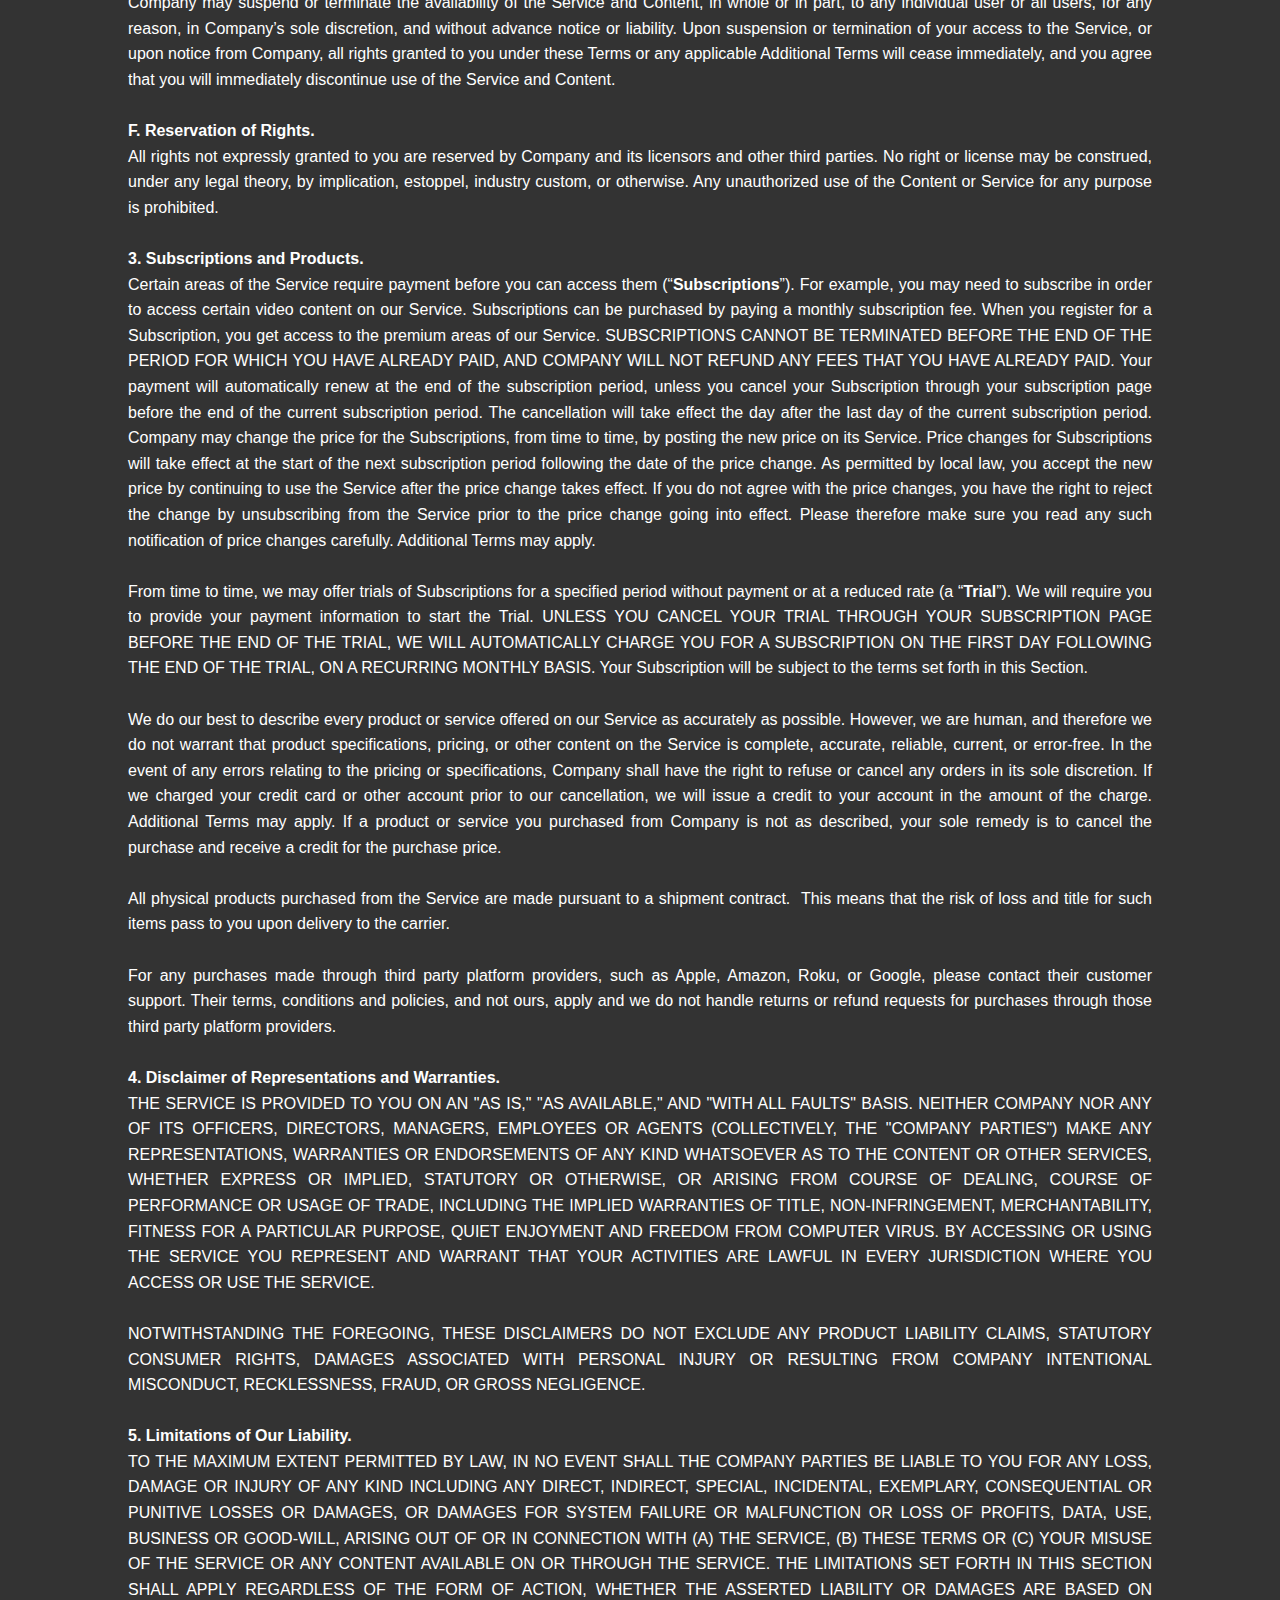
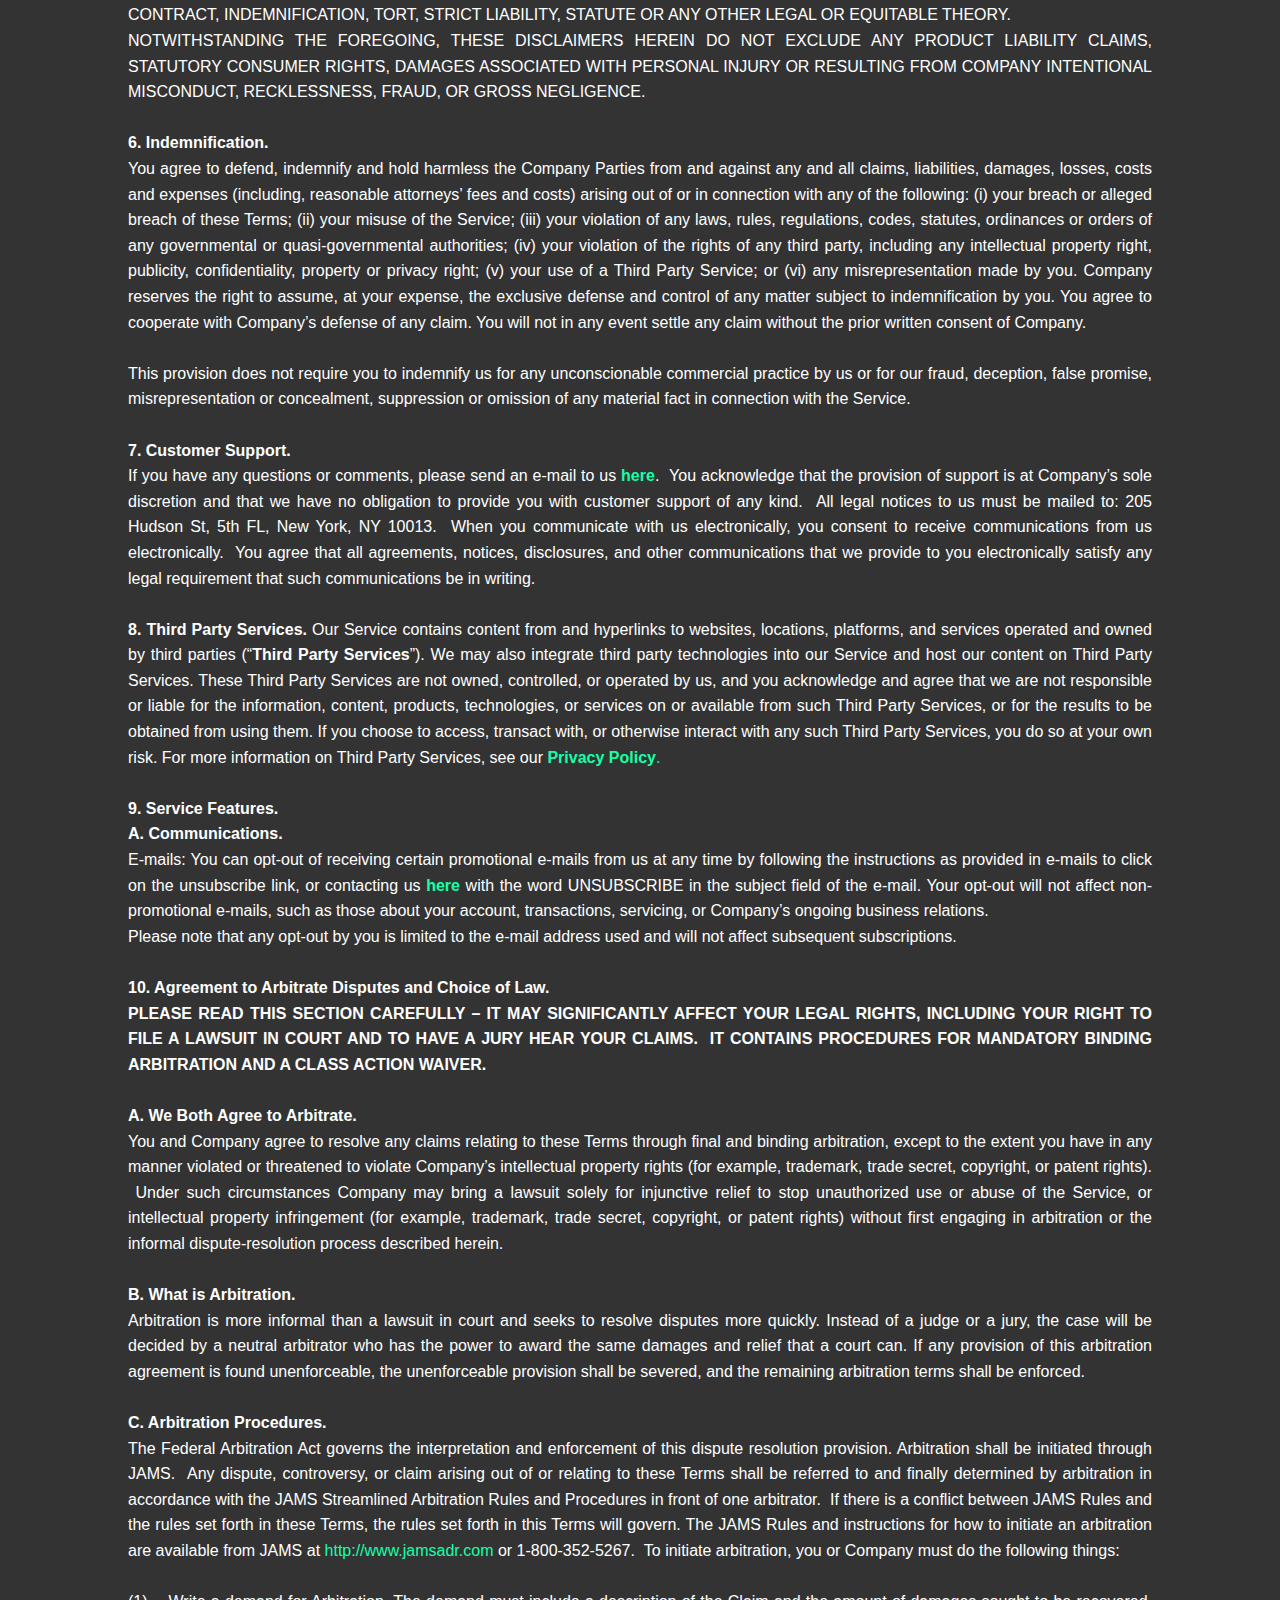
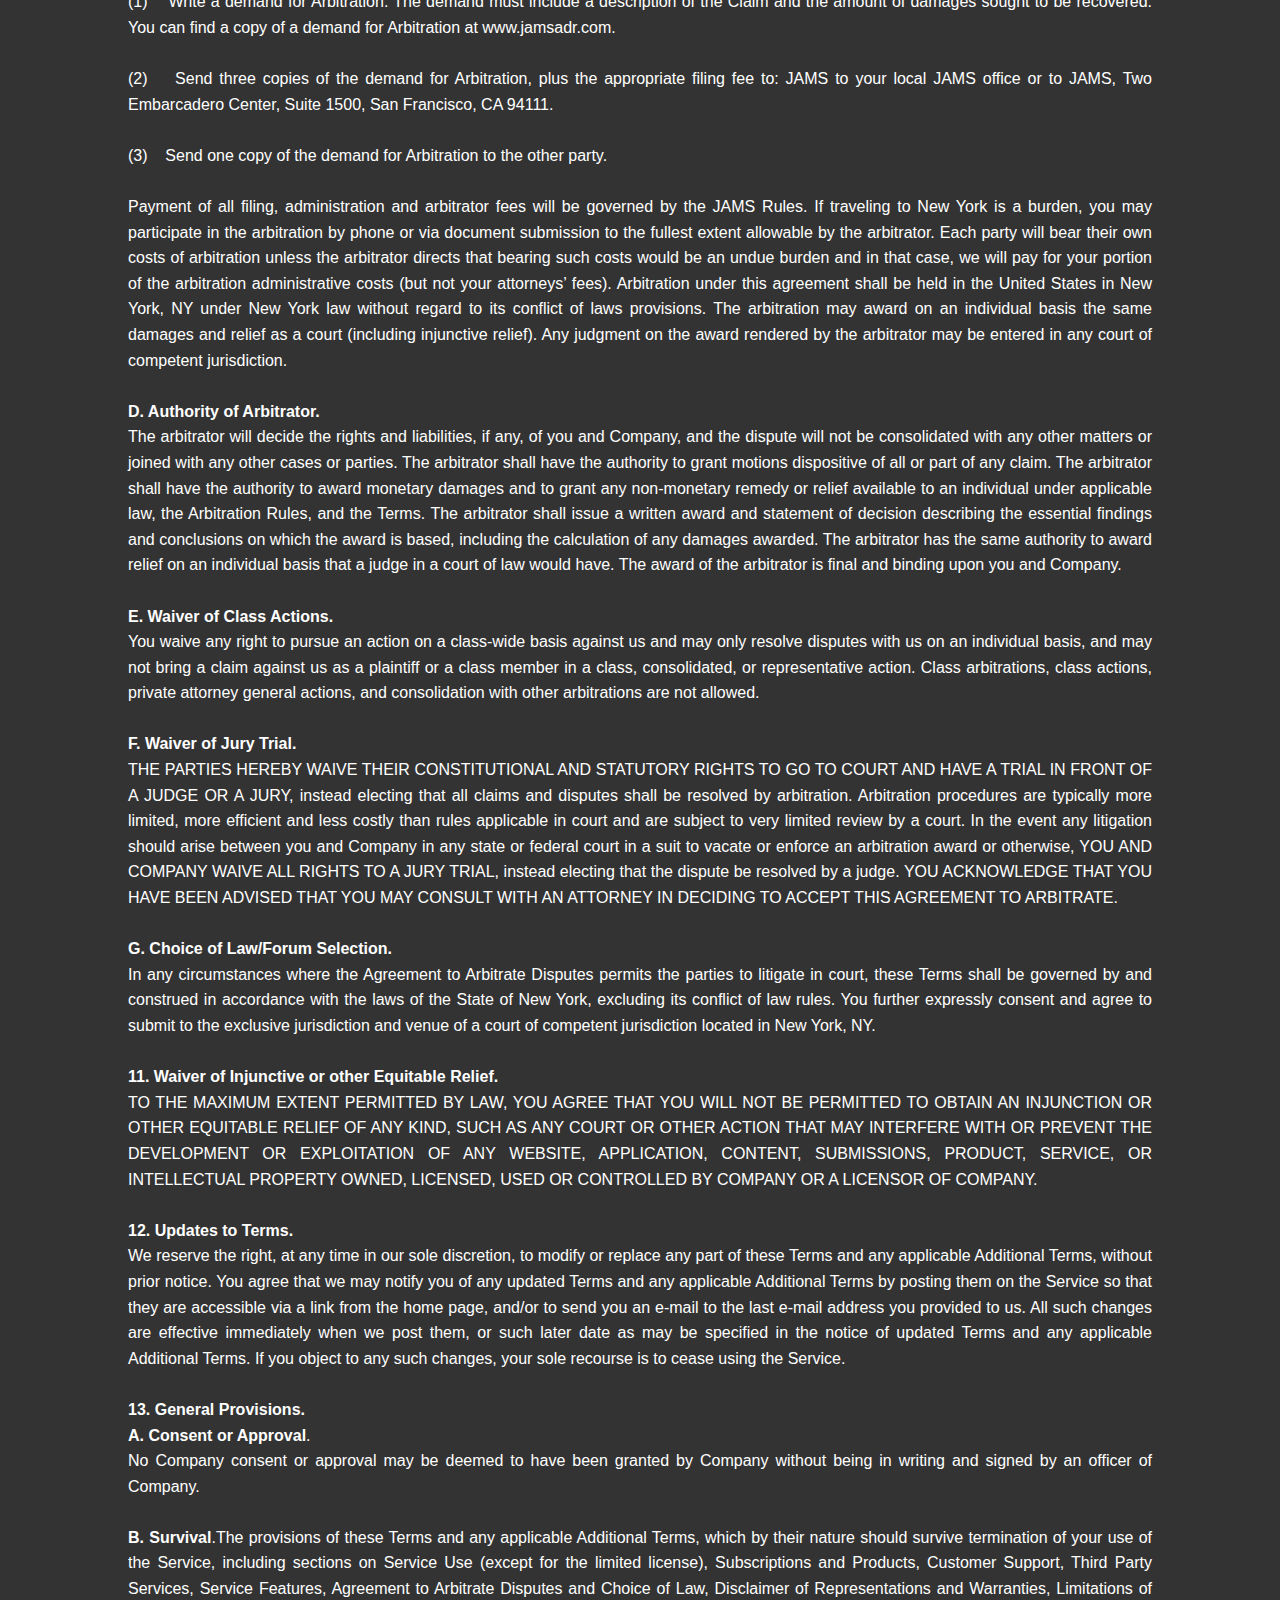
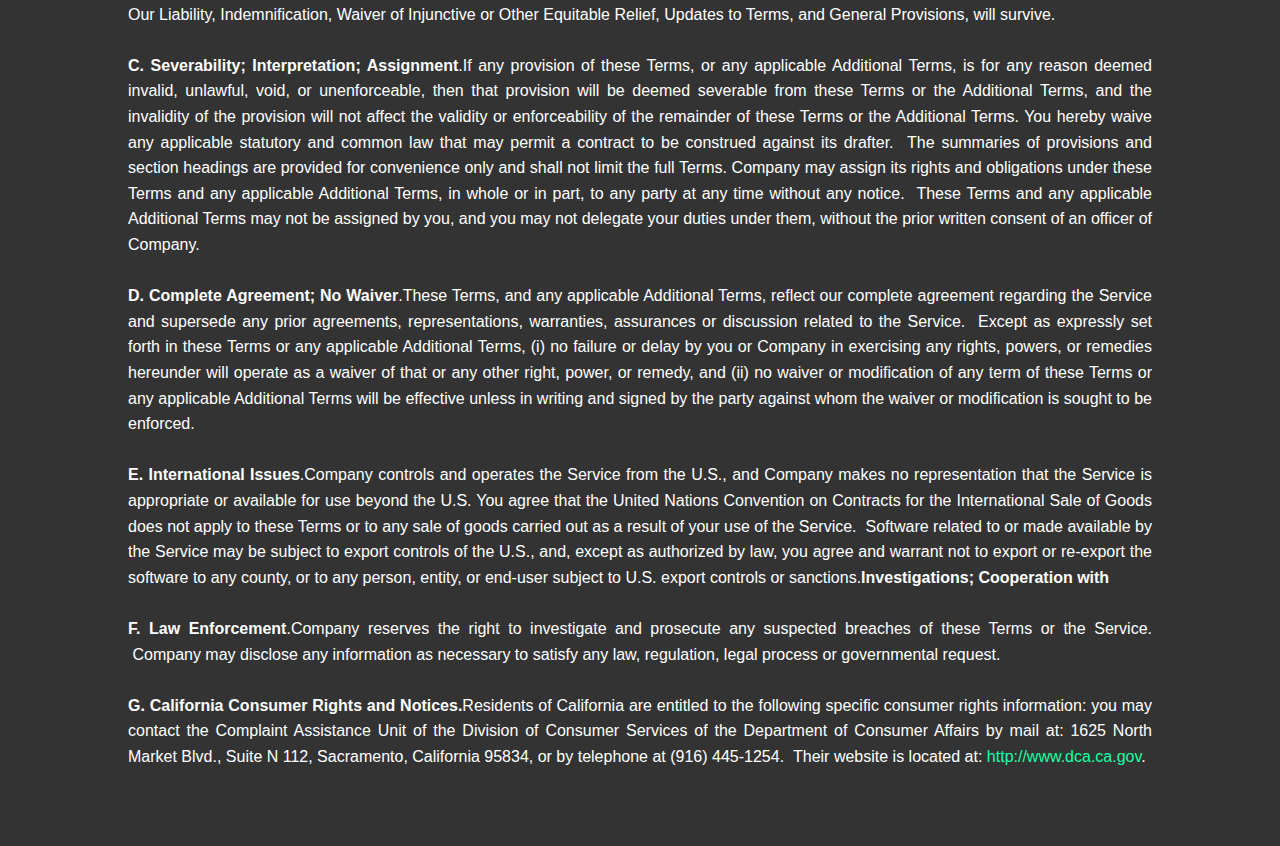
<file: pages/terms.html>
<!DOCTYPE html>
<html lang="en">
<head>
    <meta charset="UTF-8">
    <meta http-equiv="X-UA-Compatible" content="IE=edge">
    <meta name="viewport" content="width=device-width, initial-scale=1.0">
    <title>The Farm Game - Terms of terms-of-use</title>
    <link rel="stylesheet" href="../index.css">
    <link rel="stylesheet" href="terms.css">
</head>
<body>
    <div class="container-terms">
        <p><strong>TERMS OF USE <br>‍</strong><br>Effective Date: January 1, 2020<br>‍<br><strong>1. Introduction and
                Overview.</strong><br>These Terms of Use (“<strong>Terms</strong>”) set forth a legally binding agreement
            between you and Rabbit 3 Times LLC d/b/a Play (“<strong>Company</strong>”, “<strong>we</strong>”,
            “<strong>our</strong>”, or “<strong>us</strong>”), and govern your use of any online service location that posts
            a link to these Terms, and all features, content, and other services that we own, control and make available
            through such online service location, including, but not limited to, <a
                href="http://www.createwithplay.com">www.createwithplay.com</a> (collectively, the
            “<strong>Service</strong>”). &nbsp;<br>‍<br>In some instances, both these Terms and separate terms elsewhere on
            the Service will apply to your use of the Service (“<strong>Additional Terms</strong>”). To the extent there is
            a conflict between these Terms and any applicable Additional Terms, the Additional Terms will control unless
            they expressly state otherwise.<br>‍<br>By using the Service, you agree to these Terms, and consent to our
            collection, use and disclosure practices, and other activities as described in our <a
                href="http://www.createwithplay.com/privacy"><strong>Privacy Policy</strong>.</a> If you do not agree and
            consent, discontinue use of the Service. &nbsp;<br>‍<br><strong>2. Service Use.</strong><br><strong>A.
                Content.</strong><br>The Service contains: (i) materials and other items relating to Company and its
            products and services, and similar items from our licensors and other third parties, including all layout,
            information, databases, articles, posts, text, data, files, images, scripts, designs, graphics, instructions,
            illustrations, photographs, sounds, pictures, videos, advertising copy, URLs, technology, software, interactive
            features, the “look and feel” of the Service, and the compilation, assembly, and arrangement of the materials of
            the Service and any and all copyrightable material; (ii) trademarks, logos, trade names, trade dress, service
            marks, and trade identities of various parties, including those of Company; and (iii) other forms of
            intellectual property (all of the foregoing, collectively “<strong>Content</strong>”). All right, title, and
            interest in and to the Service and the Content is the property of Company or our licensors or certain other
            third parties, and is protected by U.S. and international copyright, trademark, trade dress, patent and/or other
            intellectual property and unfair competition rights and laws to the fullest extent possible.
            &nbsp;<br>‍<br><strong>B. Limited License.</strong><br>Subject to your strict compliance with these Terms and
            any applicable Additional Terms, Company grants you a limited, non-exclusive, revocable, non-assignable,
            personal, and non-transferable license to download, display, view, use, and play the Content on a personal
            computer, browser, laptop, tablet, mobile phone, or other internet-enabled device (each, a
            “<strong>Device</strong>”), in each case for your personal, non-commercial use only. The foregoing limited
            license (i) does not give you any ownership of, or any other intellectual property interest in, any Content, and
            (ii) may be suspended or terminated for any reason, in Company’s sole discretion, and without advance notice or
            liability. Your unauthorized use of the Content may violate copyright, trademark, privacy, publicity,
            communications, and other laws, and any such use may result in your personal liability, including potential
            criminal liability. &nbsp;<br>‍<br><strong>C. Accounts.</strong><br>Certain features of the Service may require
            you to register an account. When registering an account, you agree to: (i) provide true, accurate, current, and
            complete information; (ii) maintain and update this information to keep it true, accurate, current, and
            complete; (iii) protect and prevent unauthorized access to your account; (iv) not transfer or share your account
            with any third party; and (v) immediately notify us of any suspected or actual unauthorized use of your account
            or breach of security. Please note that you are solely responsible for all activities that occur under your
            account, whether or not you authorized the activity, and we are not liable for any loss or damage to you or any
            third party arising from your failure to comply with any of the foregoing obligations. &nbsp;<br>‍<br><strong>D.
                Restrictions.</strong><br>You may not use the Service unless you are at least thirteen (13) years old.
            <br>You may not: (i) use the Service or Content for any political or commercial purpose; (ii) engage in any
            activity in connection with the Service or Content that is unlawful, harmful, offensive, sexually explicit,
            obscene, violent, threatening, harassing, abusive, falsely representative of your persona, invasive of someone
            else’s privacy, or otherwise objectionable to Company; (iii) harvest any information from the Service or
            Content; (iv) reverse engineer or modify the Service or Content; (v) interfere with the proper operation of or
            any security measure used by the Service or Content; (vi) infringe any intellectual property or other right of
            any third party; (vii) use the Service or Content in a manner that suggests an unauthorized association or is
            beyond the scope of the limited license granted to you; or (viii) otherwise violate these Terms or any
            applicable Additional Terms. &nbsp;<br>‍<br>You agree to comply with all local, state, federal, national,
            foreign, supranational, and international laws, statutes, ordinances, regulations, treaties, directives, and
            agreements that apply to your use of the Service and Content. &nbsp;<br>‍<br><strong>E. Availability.
            </strong><br>Company may suspend or terminate the availability of the Service and Content, in whole or in part,
            to any individual user or all users, for any reason, in Company’s sole discretion, and without advance notice or
            liability. Upon suspension or termination of your access to the Service, or upon notice from Company, all rights
            granted to you under these Terms or any applicable Additional Terms will cease immediately, and you agree that
            you will immediately discontinue use of the Service and Content. <br>‍<br><strong>F. Reservation of
                Rights.</strong><br>All rights not expressly granted to you are reserved by Company and its licensors and
            other third parties. No right or license may be construed, under any legal theory, by implication, estoppel,
            industry custom, or otherwise. Any unauthorized use of the Content or Service for any purpose is
            prohibited.<br>‍<br><strong>3. Subscriptions and Products.</strong><br>Certain areas of the Service require
            payment before you can access them (“<strong>Subscriptions</strong>”). For example, you may need to subscribe in
            order to access certain video content on our Service. Subscriptions can be purchased by paying a monthly
            subscription fee. When you register for a Subscription, you get access to the premium areas of our Service.
            SUBSCRIPTIONS CANNOT BE TERMINATED BEFORE THE END OF THE PERIOD FOR WHICH YOU HAVE ALREADY PAID, AND COMPANY
            WILL NOT REFUND ANY FEES THAT YOU HAVE ALREADY PAID. Your payment will automatically renew at the end of the
            subscription period, unless you cancel your Subscription through your subscription page before the end of the
            current subscription period. The cancellation will take effect the day after the last day of the current
            subscription period. Company may change the price for the Subscriptions, from time to time, by posting the new
            price on its Service. Price changes for Subscriptions will take effect at the start of the next subscription
            period following the date of the price change. As permitted by local law, you accept the new price by continuing
            to use the Service after the price change takes effect. If you do not agree with the price changes, you have the
            right to reject the change by unsubscribing from the Service prior to the price change going into effect. Please
            therefore make sure you read any such notification of price changes carefully. Additional Terms may
            apply.<br>‍<br>From time to time, we may offer trials of Subscriptions for a specified period without payment or
            at a reduced rate (a “<strong>Trial</strong>”). We will require you to provide your payment information to start
            the Trial. UNLESS YOU CANCEL YOUR TRIAL THROUGH YOUR SUBSCRIPTION PAGE BEFORE THE END OF THE TRIAL, WE WILL
            AUTOMATICALLY CHARGE YOU FOR A SUBSCRIPTION ON THE FIRST DAY FOLLOWING THE END OF THE TRIAL, ON A RECURRING
            MONTHLY BASIS. Your Subscription will be subject to the terms set forth in this Section.<br>‍<br>We do our best
            to describe every product or service offered on our Service as accurately as possible. However, we are human,
            and therefore we do not warrant that product specifications, pricing, or other content on the Service is
            complete, accurate, reliable, current, or error-free. In the event of any errors relating to the pricing or
            specifications, Company shall have the right to refuse or cancel any orders in its sole discretion. If we
            charged your credit card or other account prior to our cancellation, we will issue a credit to your account in
            the amount of the charge. Additional Terms may apply. If a product or service you purchased from Company is not
            as described, your sole remedy is to cancel the purchase and receive a credit for the purchase price.
            &nbsp;<br>‍<br>All physical products purchased from the Service are made pursuant to a shipment contract.
            &nbsp;This means that the risk of loss and title for such items pass to you upon delivery to the
            carrier.<br>‍<br>For any purchases made through third party platform providers, such as Apple, Amazon, Roku, or
            Google, please contact their customer support. Their terms, conditions and policies, and not ours, apply and we
            do not handle returns or refund requests for purchases through those third party platform
            providers.<br>‍<br><strong>4. Disclaimer of Representations and Warranties.</strong><br>THE SERVICE IS PROVIDED
            TO YOU ON AN "AS IS," "AS AVAILABLE," AND "WITH ALL FAULTS" BASIS. NEITHER COMPANY NOR ANY OF ITS OFFICERS,
            DIRECTORS, MANAGERS, EMPLOYEES OR AGENTS (COLLECTIVELY, THE "COMPANY PARTIES") MAKE ANY REPRESENTATIONS,
            WARRANTIES OR ENDORSEMENTS OF ANY KIND WHATSOEVER AS TO THE CONTENT OR OTHER SERVICES, WHETHER EXPRESS OR
            IMPLIED, STATUTORY OR OTHERWISE, OR ARISING FROM COURSE OF DEALING, COURSE OF PERFORMANCE OR USAGE OF TRADE,
            INCLUDING THE IMPLIED WARRANTIES OF TITLE, NON-INFRINGEMENT, MERCHANTABILITY, FITNESS FOR A PARTICULAR PURPOSE,
            QUIET ENJOYMENT AND FREEDOM FROM COMPUTER VIRUS. BY ACCESSING OR USING THE SERVICE YOU REPRESENT AND WARRANT
            THAT YOUR ACTIVITIES ARE LAWFUL IN EVERY JURISDICTION WHERE YOU ACCESS OR USE THE SERVICE.
            <br>‍<br>NOTWITHSTANDING THE FOREGOING, THESE DISCLAIMERS DO NOT EXCLUDE ANY PRODUCT LIABILITY CLAIMS, STATUTORY
            CONSUMER RIGHTS, DAMAGES ASSOCIATED WITH PERSONAL INJURY OR RESULTING FROM COMPANY INTENTIONAL MISCONDUCT,
            RECKLESSNESS, FRAUD, OR GROSS NEGLIGENCE.<br>‍<br><strong>5. Limitations of Our Liability.</strong><br>TO THE
            MAXIMUM EXTENT PERMITTED BY LAW, IN NO EVENT SHALL THE COMPANY PARTIES BE LIABLE TO YOU FOR ANY LOSS, DAMAGE OR
            INJURY OF ANY KIND INCLUDING ANY DIRECT, INDIRECT, SPECIAL, INCIDENTAL, EXEMPLARY, CONSEQUENTIAL OR PUNITIVE
            LOSSES OR DAMAGES, OR DAMAGES FOR SYSTEM FAILURE OR MALFUNCTION OR LOSS OF PROFITS, DATA, USE, BUSINESS OR
            GOOD-WILL, ARISING OUT OF OR IN CONNECTION WITH (A) THE SERVICE, (B) THESE TERMS OR (C) YOUR MISUSE OF THE
            SERVICE OR ANY CONTENT AVAILABLE ON OR THROUGH THE SERVICE. THE LIMITATIONS SET FORTH IN THIS SECTION SHALL
            APPLY REGARDLESS OF THE FORM OF ACTION, WHETHER THE ASSERTED LIABILITY OR DAMAGES ARE BASED ON CONTRACT,
            INDEMNIFICATION, TORT, STRICT LIABILITY, STATUTE OR ANY OTHER LEGAL OR EQUITABLE THEORY. <br>NOTWITHSTANDING THE
            FOREGOING, THESE DISCLAIMERS HEREIN DO NOT EXCLUDE ANY PRODUCT LIABILITY CLAIMS, STATUTORY CONSUMER RIGHTS,
            DAMAGES ASSOCIATED WITH PERSONAL INJURY OR RESULTING FROM COMPANY INTENTIONAL MISCONDUCT, RECKLESSNESS, FRAUD,
            OR GROSS NEGLIGENCE.<br>‍<br><strong>6. Indemnification.</strong><br>You agree to defend, indemnify and hold
            harmless the Company Parties from and against any and all claims, liabilities, damages, losses, costs and
            expenses (including, reasonable attorneys’ fees and costs) arising out of or in connection with any of the
            following: (i) your breach or alleged breach of these Terms; (ii) your misuse of the Service; (iii) your
            violation of any laws, rules, regulations, codes, statutes, ordinances or orders of any governmental or
            quasi-governmental authorities; (iv) your violation of the rights of any third party, including any intellectual
            property right, publicity, confidentiality, property or privacy right; (v) your use of a Third Party Service; or
            (vi) any misrepresentation made by you. Company reserves the right to assume, at your expense, the exclusive
            defense and control of any matter subject to indemnification by you. You agree to cooperate with Company’s
            defense of any claim. You will not in any event settle any claim without the prior written consent of
            Company.<br>‍<br>This provision does not require you to indemnify us for any unconscionable commercial practice
            by us or for our fraud, deception, false promise, misrepresentation or concealment, suppression or omission of
            any material fact in connection with the Service.<br>‍<br><strong>7. Customer Support.</strong> <br>If you have
            any questions or comments, please send an e-mail to us <a
                href="mailto:contact@createwithplay.com"><strong>here</strong></a>. &nbsp;You acknowledge that the provision
            of support is at Company’s sole discretion and that we have no obligation to provide you with customer support
            of any kind. &nbsp;All legal notices to us must be mailed to: 205 Hudson St, 5th FL, New York, NY 10013.
            &nbsp;When you communicate with us electronically, you consent to receive communications from us electronically.
            &nbsp;You agree that all agreements, notices, disclosures, and other communications that we provide to you
            electronically satisfy any legal requirement that such communications be in writing.<br>‍<br><strong>8. Third
                Party Services.</strong> Our Service contains content from and hyperlinks to websites, locations, platforms,
            and services operated and owned by third parties (“<strong>Third Party Services</strong>”). We may also
            integrate third party technologies into our Service and host our content on Third Party Services. These Third
            Party Services are not owned, controlled, or operated by us, and you acknowledge and agree that we are not
            responsible or liable for the information, content, products, technologies, or services on or available from
            such Third Party Services, or for the results to be obtained from using them. If you choose to access, transact
            with, or otherwise interact with any such Third Party Services, you do so at your own risk. For more information
            on Third Party Services, see our <a href="http://www.createwithplay.com/privacy"><strong>Privacy
                    Policy</strong>.<br><br></a><strong>9. Service Features.</strong> <br><strong>A. Communications.
            </strong><br>E-mails: You can opt-out of receiving certain promotional e-mails from us at any time by following
            the instructions as provided in e-mails to click on the unsubscribe link, or contacting us <a
                href="mailto:contact@createwithplay.com"><strong>here</strong></a><strong> </strong>with the word
            UNSUBSCRIBE in the subject field of the e-mail. Your opt-out will not affect non-promotional e-mails, such as
            those about your account, transactions, servicing, or Company’s ongoing business relations.<br>Please note that
            any opt-out by you is limited to the e-mail address used and will not affect subsequent
            subscriptions.<br>‍<br><strong>10. Agreement to Arbitrate Disputes and Choice of Law.</strong>
            <br><strong>PLEASE READ THIS SECTION CAREFULLY – IT MAY SIGNIFICANTLY AFFECT YOUR LEGAL RIGHTS, INCLUDING YOUR
                RIGHT TO FILE A LAWSUIT IN COURT AND TO HAVE A JURY HEAR YOUR CLAIMS. &nbsp;IT CONTAINS PROCEDURES FOR
                MANDATORY BINDING ARBITRATION AND A CLASS ACTION WAIVER.<br>‍</strong><br><strong>A. We Both Agree to
                Arbitrate. </strong><br>You and Company agree to resolve any claims relating to these Terms through final
            and binding arbitration, except to the extent you have in any manner violated or threatened to violate Company’s
            intellectual property rights (for example, trademark, trade secret, copyright, or patent rights). &nbsp;Under
            such circumstances Company may bring a lawsuit solely for injunctive relief to stop unauthorized use or abuse of
            the Service, or intellectual property infringement (for example, trademark, trade secret, copyright, or patent
            rights) without first engaging in arbitration or the informal dispute-resolution process described herein.
            <br>‍<br><strong>B. What is Arbitration.</strong><br>Arbitration is more informal than a lawsuit in court and
            seeks to resolve disputes more quickly. Instead of a judge or a jury, the case will be decided by a neutral
            arbitrator who has the power to award the same damages and relief that a court can. If any provision of this
            arbitration agreement is found unenforceable, the unenforceable provision shall be severed, and the remaining
            arbitration terms shall be enforced. <br><strong><br>C. Arbitration Procedures.</strong><br>The Federal
            Arbitration Act governs the interpretation and enforcement of this dispute resolution provision. Arbitration
            shall be initiated through JAMS. &nbsp;Any dispute, controversy, or claim arising out of or relating to these
            Terms shall be referred to and finally determined by arbitration in accordance with the JAMS Streamlined
            Arbitration Rules and Procedures in front of one arbitrator. &nbsp;If there is a conflict between JAMS Rules and
            the rules set forth in these Terms, the rules set forth in this Terms will govern. The JAMS Rules and
            instructions for how to initiate an arbitration are available from JAMS at <a
                href="http://www.jamsadr.com">http://www.jamsadr.com</a> or 1-800-352-5267. &nbsp;To initiate arbitration,
            you or Company must do the following things:<br>‍<br>(1) &nbsp; &nbsp;Write a demand for Arbitration. The demand
            must include a description of the Claim and the amount of damages sought to be recovered. You can find a copy of
            a demand for Arbitration at www.jamsadr.com. <br>‍<br>(2) &nbsp; &nbsp;Send three copies of the demand for
            Arbitration, plus the appropriate filing fee to: JAMS to your local JAMS office or to JAMS, Two Embarcadero
            Center, Suite 1500, San Francisco, CA 94111.<br>‍<br>(3) &nbsp; &nbsp;Send one copy of the demand for
            Arbitration to the other party.<br>‍<br>Payment of all filing, administration and arbitrator fees will be
            governed by the JAMS Rules. If traveling to New York is a burden, you may participate in the arbitration by
            phone or via document submission to the fullest extent allowable by the arbitrator. Each party will bear their
            own costs of arbitration unless the arbitrator directs that bearing such costs would be an undue burden and in
            that case, we will pay for your portion of the arbitration administrative costs (but not your attorneys’ fees).
            Arbitration under this agreement shall be held in the United States in New York, NY under New York law without
            regard to its conflict of laws provisions. The arbitration may award on an individual basis the same damages and
            relief as a court (including injunctive relief). Any judgment on the award rendered by the arbitrator may be
            entered in any court of competent jurisdiction.<br>‍<br><strong>D. Authority of Arbitrator.</strong><br>The
            arbitrator will decide the rights and liabilities, if any, of you and Company, and the dispute will not be
            consolidated with any other matters or joined with any other cases or parties. The arbitrator shall have the
            authority to grant motions dispositive of all or part of any claim. The arbitrator shall have the authority to
            award monetary damages and to grant any non-monetary remedy or relief available to an individual under
            applicable law, the Arbitration Rules, and the Terms. The arbitrator shall issue a written award and statement
            of decision describing the essential findings and conclusions on which the award is based, including the
            calculation of any damages awarded. The arbitrator has the same authority to award relief on an individual basis
            that a judge in a court of law would have. The award of the arbitrator is final and binding upon you and
            Company.<br>‍<br><strong>E. Waiver of Class Actions.</strong><br>You waive any right to pursue an action on a
            class-wide basis against us and may only resolve disputes with us on an individual basis, and may not bring a
            claim against us as a plaintiff or a class member in a class, consolidated, or representative action. Class
            arbitrations, class actions, private attorney general actions, and consolidation with other arbitrations are not
            allowed.<br>‍<br><strong>F. Waiver of Jury Trial.</strong><br>THE PARTIES HEREBY WAIVE THEIR CONSTITUTIONAL AND
            STATUTORY RIGHTS TO GO TO COURT AND HAVE A TRIAL IN FRONT OF A JUDGE OR A JURY, instead electing that all claims
            and disputes shall be resolved by arbitration. Arbitration procedures are typically more limited, more efficient
            and less costly than rules applicable in court and are subject to very limited review by a court. In the event
            any litigation should arise between you and Company in any state or federal court in a suit to vacate or enforce
            an arbitration award or otherwise, YOU AND COMPANY WAIVE ALL RIGHTS TO A JURY TRIAL, instead electing that the
            dispute be resolved by a judge. YOU ACKNOWLEDGE THAT YOU HAVE BEEN ADVISED THAT YOU MAY CONSULT WITH AN ATTORNEY
            IN DECIDING TO ACCEPT THIS AGREEMENT TO ARBITRATE.<br>‍<br><strong>G. Choice of Law/Forum
                Selection.</strong><br>In any circumstances where the Agreement to Arbitrate Disputes permits the parties to
            litigate in court, these Terms shall be governed by and construed in accordance with the laws of the State of
            New York, excluding its conflict of law rules. You further expressly consent and agree to submit to the
            exclusive jurisdiction and venue of a court of competent jurisdiction located in New York,
            NY.<br>‍<br><strong>11. Waiver of Injunctive or other Equitable Relief.</strong><br>TO THE MAXIMUM EXTENT
            PERMITTED BY LAW, YOU AGREE THAT YOU WILL NOT BE PERMITTED TO OBTAIN AN INJUNCTION OR OTHER EQUITABLE RELIEF OF
            ANY KIND, SUCH AS ANY COURT OR OTHER ACTION THAT MAY INTERFERE WITH OR PREVENT THE DEVELOPMENT OR EXPLOITATION
            OF ANY WEBSITE, APPLICATION, CONTENT, SUBMISSIONS, PRODUCT, SERVICE, OR INTELLECTUAL PROPERTY OWNED, LICENSED,
            USED OR CONTROLLED BY COMPANY OR A LICENSOR OF COMPANY.<br>‍<br><strong>12. Updates to Terms.</strong><br>We
            reserve the right, at any time in our sole discretion, to modify or replace any part of these Terms and any
            applicable Additional Terms, without prior notice. You agree that we may notify you of any updated Terms and any
            applicable Additional Terms by posting them on the Service so that they are accessible via a link from the home
            page, and/or to send you an e-mail to the last e-mail address you provided to us. All such changes are effective
            immediately when we post them, or such later date as may be specified in the notice of updated Terms and any
            applicable Additional Terms. If you object to any such changes, your sole recourse is to cease using the
            Service.<br>‍<br><strong>13. General Provisions.</strong><br><strong>A. Consent or Approval</strong>.<br>No
            Company consent or approval may be deemed to have been granted by Company without being in writing and signed by
            an officer of Company. &nbsp; <br>‍<br><strong>B. Survival</strong>.The provisions of these Terms and any
            applicable Additional Terms, which by their nature should survive termination of your use of the Service,
            including sections on Service Use (except for the limited license), Subscriptions and Products, Customer
            Support, Third Party Services, Service Features, Agreement to Arbitrate Disputes and Choice of Law, Disclaimer
            of Representations and Warranties, Limitations of Our Liability, Indemnification, Waiver of Injunctive or Other
            Equitable Relief, Updates to Terms, and General Provisions, will survive.<br><br><strong>C. Severability;
                Interpretation; Assignment</strong>.If any provision of these Terms, or any applicable Additional Terms, is
            for any reason deemed invalid, unlawful, void, or unenforceable, then that provision will be deemed severable
            from these Terms or the Additional Terms, and the invalidity of the provision will not affect the validity or
            enforceability of the remainder of these Terms or the Additional Terms. You hereby waive any applicable
            statutory and common law that may permit a contract to be construed against its drafter. &nbsp;The summaries of
            provisions and section headings are provided for convenience only and shall not limit the full Terms. Company
            may assign its rights and obligations under these Terms and any applicable Additional Terms, in whole or in
            part, to any party at any time without any notice. &nbsp;These Terms and any applicable Additional Terms may not
            be assigned by you, and you may not delegate your duties under them, without the prior written consent of an
            officer of Company.<br><br><strong>D. Complete Agreement; No Waiver</strong>.These Terms, and any applicable
            Additional Terms, reflect our complete agreement regarding the Service and supersede any prior agreements,
            representations, warranties, assurances or discussion related to the Service. &nbsp;Except as expressly set
            forth in these Terms or any applicable Additional Terms, (i) no failure or delay by you or Company in exercising
            any rights, powers, or remedies hereunder will operate as a waiver of that or any other right, power, or remedy,
            and (ii) no waiver or modification of any term of these Terms or any applicable Additional Terms will be
            effective unless in writing and signed by the party against whom the waiver or modification is sought to be
            enforced.<br><br><strong>E. International Issues</strong>.Company controls and operates the Service from the
            U.S., and Company makes no representation that the Service is appropriate or available for use beyond the U.S.
            You agree that the United Nations Convention on Contracts for the International Sale of Goods does not apply to
            these Terms or to any sale of goods carried out as a result of your use of the Service. &nbsp;Software related
            to or made available by the Service may be subject to export controls of the U.S., and, except as authorized by
            law, you agree and warrant not to export or re-export the software to any county, or to any person, entity, or
            end-user subject to U.S. export controls or sanctions.<strong>Investigations; Cooperation with <br><br>F. Law
                Enforcement</strong>.Company reserves the right to investigate and prosecute any suspected breaches of these
            Terms or the Service. &nbsp;Company may disclose any information as necessary to satisfy any law, regulation,
            legal process or governmental request.<br><br><strong>G. California Consumer Rights and
                Notices.</strong>Residents of California are entitled to the following specific consumer rights information:
            you may contact the Complaint Assistance Unit of the Division of Consumer Services of the Department of Consumer
            Affairs by mail at: 1625 North Market Blvd., Suite N 112, Sacramento, California 95834, or by telephone at (916)
            445-1254. &nbsp;Their website is located at: <a
                href="http://www.dca.ca.gov">http://www.dca.ca.gov</a>.<br><br><br>‍</p>
    </div>
</body>
</html>
</file>
<file: index.css>
:root {
    --font-main: 'Nunito', sans-serif;
    --font-super-title: 'Righteous', cursive;
    --font-subtitles: 'Josefin Sans', sans-serif;
    --background-color: #333;
    --text-color:#fff;
    --link-color:#17FFA6;
    --link-color-active:#8cb9b4;
    --selection-color: #5fc9fa;
}

/* ******************** RESET ********************* */
html {
    box-sizing: border-box;
    font-family: var(--font-main);
    font-size: 16px;
    scroll-behavior: smooth;
    height: 100%;
    background-color: var(--background-color);
  }
  
  *,
  *::after,
  *::before {
    box-sizing: inherit;
  }

  body {
    margin: 0;
    overflow-x: hidden;
    color: var(--text-color);
  }

  a::selection, p::selection, h1::selection, h2::selection, h3::selection, h4::selection, h5::selection, h6::selection, img::selection, i::selection, small::selection, strong::selection, br::selection, div::selection, em::selection, li::selection {
    background-color: var(--link-color);
    color: var(--background-color);
  }
  
  a {
    color: var(--link-color);
    transition: all 0.5s ease-out;
    text-decoration: none;
  }
  
  a:hover, a:active {
    color: var(--link-color-active);
  }
  
  h1 {
    margin: 0;
    font-size: 2rem;
    font-family: var(--font-super-title);
  }
  
  h2 {
    margin: 0;
    font-size: 1.5rem;
    font-family: var(--font-subtitles)
  }
  
  h3 {
    margin: 0;
    font-size: 1.25rem;
    font-family: var(--font-subtitles)
  }
  
  h4 {
    margin: 0;
    font-size: 1rem;
    font-family: var(--font-subtitles)
  }
  
  h5 {
    margin: 0;
    font-size: 0.85rem;
    font-family: var(--font-subtitles)
  }
  
  h6 {
    margin: 0;
    font-size: 0.7rem;
    font-family: var(--font-subtitles)
  }
  
  img {
    max-width: 100%;
    height: auto;
  }
  
  p {
    line-height: 1.6;
  }

  li {
    list-style: none;
  }

  /* ******************** HEADER ********************* */

  /* LOGO */
  .main-logo {
    margin-top: 1rem;
    margin-left: 1rem;
    background-image: url(assets/tractor-logo.svg);
    background-repeat: no-repeat;
    
  }

  .main-logo a h1 {
    color: var(--selection-color);
    font-size: 1.6rem;
    margin-left: 2.2rem;
    padding-top: 0.4rem;
  }

  @media (min-width: 767px) {
    .main-logo a h1 {
      font-size: 2rem;
      margin-left: 2.6rem;
    }
  }

  @media (min-width: 767px) {
    .main-logo a h1 {
      font-size: 3rem;
      margin-left: 3.6rem;
    }
  }

  /* NAVBAR */
  .wrapper{
    position: fixed;
    top: 0;
    left: 0;
    height: 100%;
    width: 100%;
    background: var(--background-color);
    clip-path: circle(25px at calc(100% - 45px) 45px);
    transition: all .7s ease-in-out;
  }
  #active:checked ~ .wrapper{
    clip-path: circle(75%);
  }
  .menu-btn{
    position: absolute;
    z-index: 2;
    right: 20px;
    top: 20px;
    height: 50px;
    width: 50px;
    text-align: center;
    line-height: 50px;
    border-radius: 50%;
    font-size: 2rem;
    color: var(--link-color);
    cursor: pointer;
    background: var(--background-color);
    transition: all 0.7s ease-in-out;
  }
  #active:checked ~ .menu-btn{
    color: var(--link-color);
  }
  #active:checked ~ .menu-btn i:before{
    content: "\f00d";
  }
  .wrapper ul{
    position: absolute;
    top: 50%;
    left: 50%;
    transform: translate(-50%, -50%);
    list-style: none;
    text-align: center;
  }
  .wrapper ul li{
    margin: 15px 0;
  }
  .wrapper ul li a{
    color: none;
    text-decoration: none;
    font-size: 30px;
    font-weight: 500;
    padding: 5px 30px;
    color: var(--link-color);
    border-radius: 50px;
    background: var(--background-color);
    position: relative;
    line-height: 50px;
    transition: all 0.3s ease;
  }
  .wrapper ul li a:after{
    position: absolute;
    content: "";
    background: #fff;
    background: linear-gradient(#14ffe9, #ffeb3b, #ff00e0);
    width: 104%;
    height: 110%;
    left: -2%;
    top: -5%;
    border-radius: 50px;
    transform: scaleY(0);
    z-index: -1;
    animation: rotate 1.5s linear infinite;
    transition: transform 0.3s ease;
  }
  .wrapper ul li a:hover:after{
    transform: scaleY(1);
  }
  .wrapper ul li a:hover{
    color: var(--link-color-active);
  }
  input[type="checkbox"]{
    display: none;
  }
  .content{
    position: absolute;
    top: 50%;
    left: 50%;
    transform: translate(-50%, -50%);
    z-index: -1;
    text-align: center;
    width: 100%;
    color: #202020;
  }
  .content .title{
    font-size: 40px;
    font-weight: 700;
  }
  .content p{
    font-size: 35px;
    font-weight: 600;
  }
  
  @keyframes rotate {
    0%{
      filter: hue-rotate(0deg);
    }
    100%{
      filter: hue-rotate(360deg);
    }
  }

  /* LOGIN GAME */
  i {
    padding-right: .2rem;
  }

  .main-login {
    margin-top: 1rem;
    margin-left: 1rem;
  }

  .main-login a {
    margin-right: 1rem;
  }
  

  /* ******************** FOOTER ********************* */

  footer {
    margin-top: 0;
    padding-top: 2rem;
    padding-bottom: 2rem;
    text-align: center;
  }

  .footer-menu > nav, .social-menu > nav {
    margin-left: 2rem;
    margin-right: 2rem;
  }

  .footer-menu > nav > ul, .social-menu > nav > ul {
    display: flex;
    flex-direction: row;
    flex-wrap: wrap;
    list-style: none;
    list-style: none;
    justify-content: space-around;
    padding-left: 0;
  }

  .footer-menu > nav > ul > li {
    padding-right: .5rem;
    padding-left: .5rem;
  }

  .footer-menu > nav > ul > li > a {
    font-size: 0.9rem;
  }

  .social-menu > nav > ul > li {
    align-items: center;
  }

  .social-button > img {
    width: 40px;
    max-height: 40px;
  }
</file>
<file: pages/terms.css>
.container-terms {
    margin: 3rem 1rem;
    text-align: justify;
}

/* Privacy Policy */
.grid-3 {
  margin-top: 24px;
  margin-bottom: 24px;
  grid-column-gap: 0px;
  grid-row-gap: 0px;
  -ms-grid-columns: 1fr 1fr 1fr;
  grid-template-columns: 1fr 1fr 1fr;
  border-style: solid;
  border-width: 0.5px;
  border-color: #ccc;
  overflow: scroll;
}

.w-layout-grid {
  display: -ms-grid;
  display: grid;
  grid-auto-columns: 1fr;
  -ms-grid-columns: 1fr 1fr;
  grid-template-columns: 1fr 1fr 1fr;
  -ms-grid-rows: auto auto;
  grid-template-rows: auto auto;
  grid-row-gap: 0;
  grid-column-gap: 0;
}

.table-cell {
  display: -webkit-box;
  display: -webkit-flex;
  display: -ms-flexbox;
  display: flex;
  padding: 12px;
  -webkit-box-align: center;
  -webkit-align-items: center;
  -ms-flex-align: center;
  align-items: center;
  border-style: solid;
  border-width: 0.5px;
  border-color: #ccc;
}

.table-cell.table-title {
  display: -webkit-box;
  display: -webkit-flex;
  display: -ms-flexbox;
  display: flex;
  -webkit-box-align: center;
  -webkit-align-items: center;
  -ms-flex-align: center;
  align-items: center;
  background-color: #5fc9fa;
}


.table-text.bold {
  font-size: 1rem;
  font-weight: 700;
}

@media (min-width: 767px) {
    .container-terms {
        margin-left: 5rem;
        margin-right: 5rem;
    }

    .grid-3 {
      overflow:auto;
    }

    .table-cell {
      padding-top: 8px;
      padding-bottom: 8px;
    }
  
    .table-cell.table-title {
      padding-top: 8px;
      padding-bottom: 8px;
    }
  }

  @media (min-width: 1024px) {
    .container-terms {
        margin: 5rem 8rem;
    }
  }
</file>
